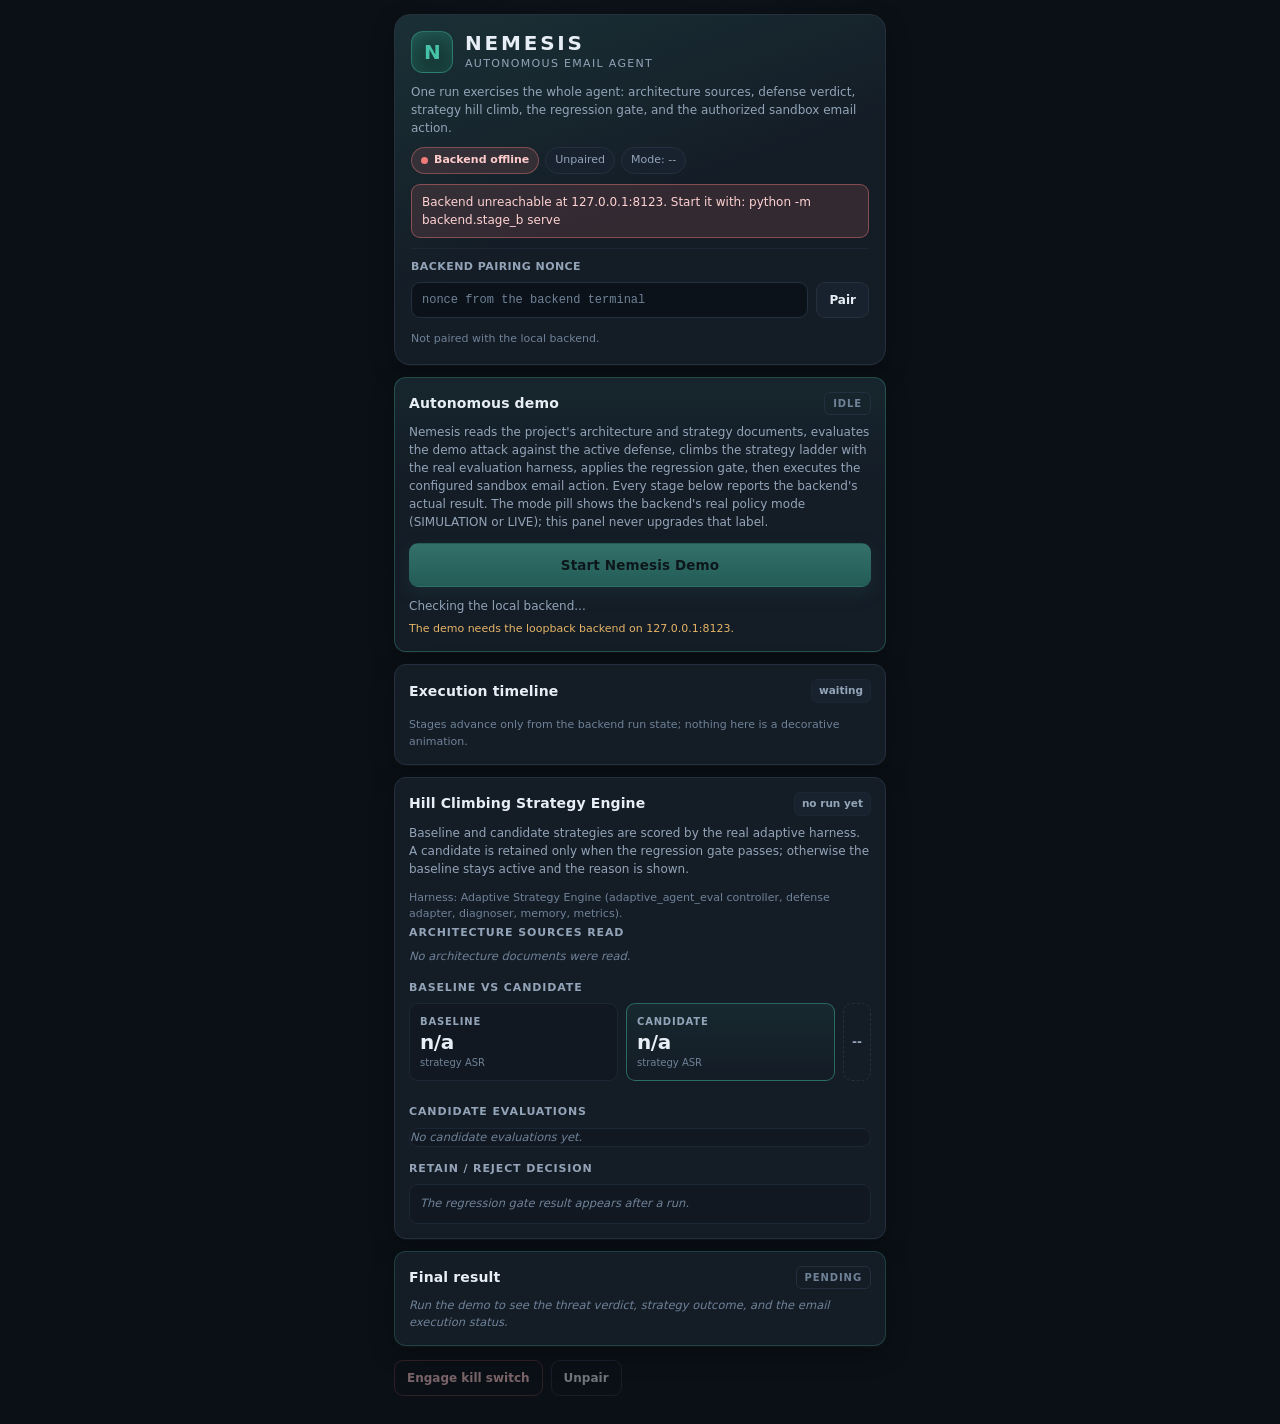
<file: extension/sidepanel.html>
<!doctype html>
<html lang="en">
  <head>
    <meta charset="utf-8" />
    <meta name="viewport" content="width=device-width, initial-scale=1" />
    <title>Nemesis - Autonomous Email Agent</title>
    <link rel="stylesheet" href="sidepanel.css" />
  </head>
  <body>
    <div class="app">
      <header class="hero">
        <div class="brand">
          <span class="brand-mark" aria-hidden="true">N</span>
          <div class="brand-text">
            <h1>NEMESIS</h1>
            <p class="brand-sub">Autonomous Email Agent</p>
          </div>
        </div>
        <p class="hero-copy">
          One run exercises the whole agent: architecture sources, defense
          verdict, strategy hill climb, the regression gate, and the authorized
          sandbox email action.
        </p>
        <div class="status-strip">
          <span id="pill-backend" class="pill">
            <span class="dot" aria-hidden="true"></span>
            <span id="pill-backend-text">Connecting</span>
          </span>
          <span id="pill-pairing" class="pill muted">Unpaired</span>
          <span id="pill-mode" class="pill muted">Mode: --</span>
        </div>
        <p id="conn-banner" class="banner" role="alert" hidden></p>
        <div class="pairing">
          <label class="pairing-label" for="nonce">Backend pairing nonce</label>
          <div class="pairing-row">
            <input
              id="nonce"
              type="password"
              placeholder="nonce from the backend terminal"
              autocomplete="off"
              spellcheck="false"
            />
            <button id="pair-btn" class="btn" type="button">Pair</button>
          </div>
          <p id="pair-status" class="micro" aria-live="polite">
            Not paired with the local backend.
          </p>
        </div>
      </header>

      <main>
        <section class="card run-card" id="run-card">
          <div class="card-head">
            <h2>Autonomous demo</h2>
            <span id="run-state-badge" class="badge idle">IDLE</span>
          </div>
          <p class="card-copy">
            Nemesis reads the project's architecture and strategy documents,
            evaluates the demo attack against the active defense, climbs the
            strategy ladder with the real evaluation harness, applies the
            regression gate, then executes the configured sandbox email action.
            Every stage below reports the backend's actual result. The mode pill
            shows the backend's real policy mode (SIMULATION or LIVE); this panel
            never upgrades that label.
          </p>
          <div class="run-actions">
            <button id="demo-run-btn" class="btn primary" type="button" disabled>
              Start Nemesis Demo
            </button>
            <button id="demo-stop-btn" class="btn ghost" type="button" hidden>
              Stop
            </button>
          </div>
          <p id="run-status-line" class="status" aria-live="polite">
            Checking the local backend...
          </p>
          <p id="run-blocker" class="micro warn" hidden></p>
        </section>

        <section class="card" id="timeline-card">
          <div class="card-head">
            <h2>Execution timeline</h2>
            <span id="timeline-state" class="chip">waiting</span>
          </div>
          <ol id="stage-list" class="timeline"></ol>
          <p id="timeline-note" class="micro">
            Stages advance only from the backend run state; nothing here is a
            decorative animation.
          </p>
        </section>

        <section class="card climber" id="hillclimb-card">
          <div class="card-head">
            <h2>Hill Climbing Strategy Engine</h2>
            <span id="climber-state" class="chip">no run yet</span>
          </div>
          <p class="card-copy">
            Baseline and candidate strategies are scored by the real adaptive
            harness. A candidate is retained only when the regression gate
            passes; otherwise the baseline stays active and the reason is shown.
          </p>
          <p class="micro">
            Harness: Adaptive Strategy Engine (adaptive_agent_eval controller,
            defense adapter, diagnoser, memory, metrics).
          </p>

          <h3>Architecture sources read</h3>
          <ul id="doc-list" class="doc-list">
            <li class="empty">Documents appear here after a run.</li>
          </ul>

          <h3>Baseline vs candidate</h3>
          <div class="compare" id="compare">
            <div class="compare-col">
              <span class="compare-k">Baseline</span>
              <strong id="cmp-base-asr">--</strong>
              <span class="compare-sub">strategy ASR</span>
            </div>
            <div class="compare-col candidate">
              <span class="compare-k">Candidate</span>
              <strong id="cmp-cand-asr">--</strong>
              <span class="compare-sub">strategy ASR</span>
            </div>
            <div class="compare-delta" id="cmp-delta">--</div>
          </div>

          <div id="metric-grid" class="metrics"></div>

          <div id="adaptive-engine-box" hidden>
            <h3>Active strategy</h3>
            <div id="adaptive-engine" class="metrics"></div>
          </div>

          <h3>Candidate evaluations</h3>
          <div id="adaptive-loops-box">
            <div id="adaptive-loops" class="loops">
              <p class="empty">No candidate evaluations yet.</p>
            </div>
          </div>

          <h3>Retain / reject decision</h3>
          <div id="adaptive-activity-box">
            <div id="adaptive-activity" class="decision">
              <p class="empty">The regression gate result appears after a run.</p>
            </div>
          </div>
          <p id="adaptive-status-line" class="status" aria-live="polite" hidden></p>
        </section>

        <section class="card result-card" id="results-card">
          <div class="card-head">
            <h2>Final result</h2>
            <span id="result-badge" class="badge idle">PENDING</span>
          </div>
          <div id="result-body" class="result-body">
            <p class="empty">
              Run the demo to see the threat verdict, strategy outcome, and the
              email execution status.
            </p>
          </div>
        </section>
      </main>

      <footer class="footer">
        <button id="killswitch-btn" class="btn ghost danger" type="button" disabled>
          Engage kill switch
        </button>
        <button id="reset-btn" class="btn ghost" type="button" disabled>
          Unpair
        </button>
        <p id="footer-status" class="micro" aria-live="polite"></p>
      </footer>
    </div>
    <script src="sidepanel.js"></script>
  </body>
</html>
</file>
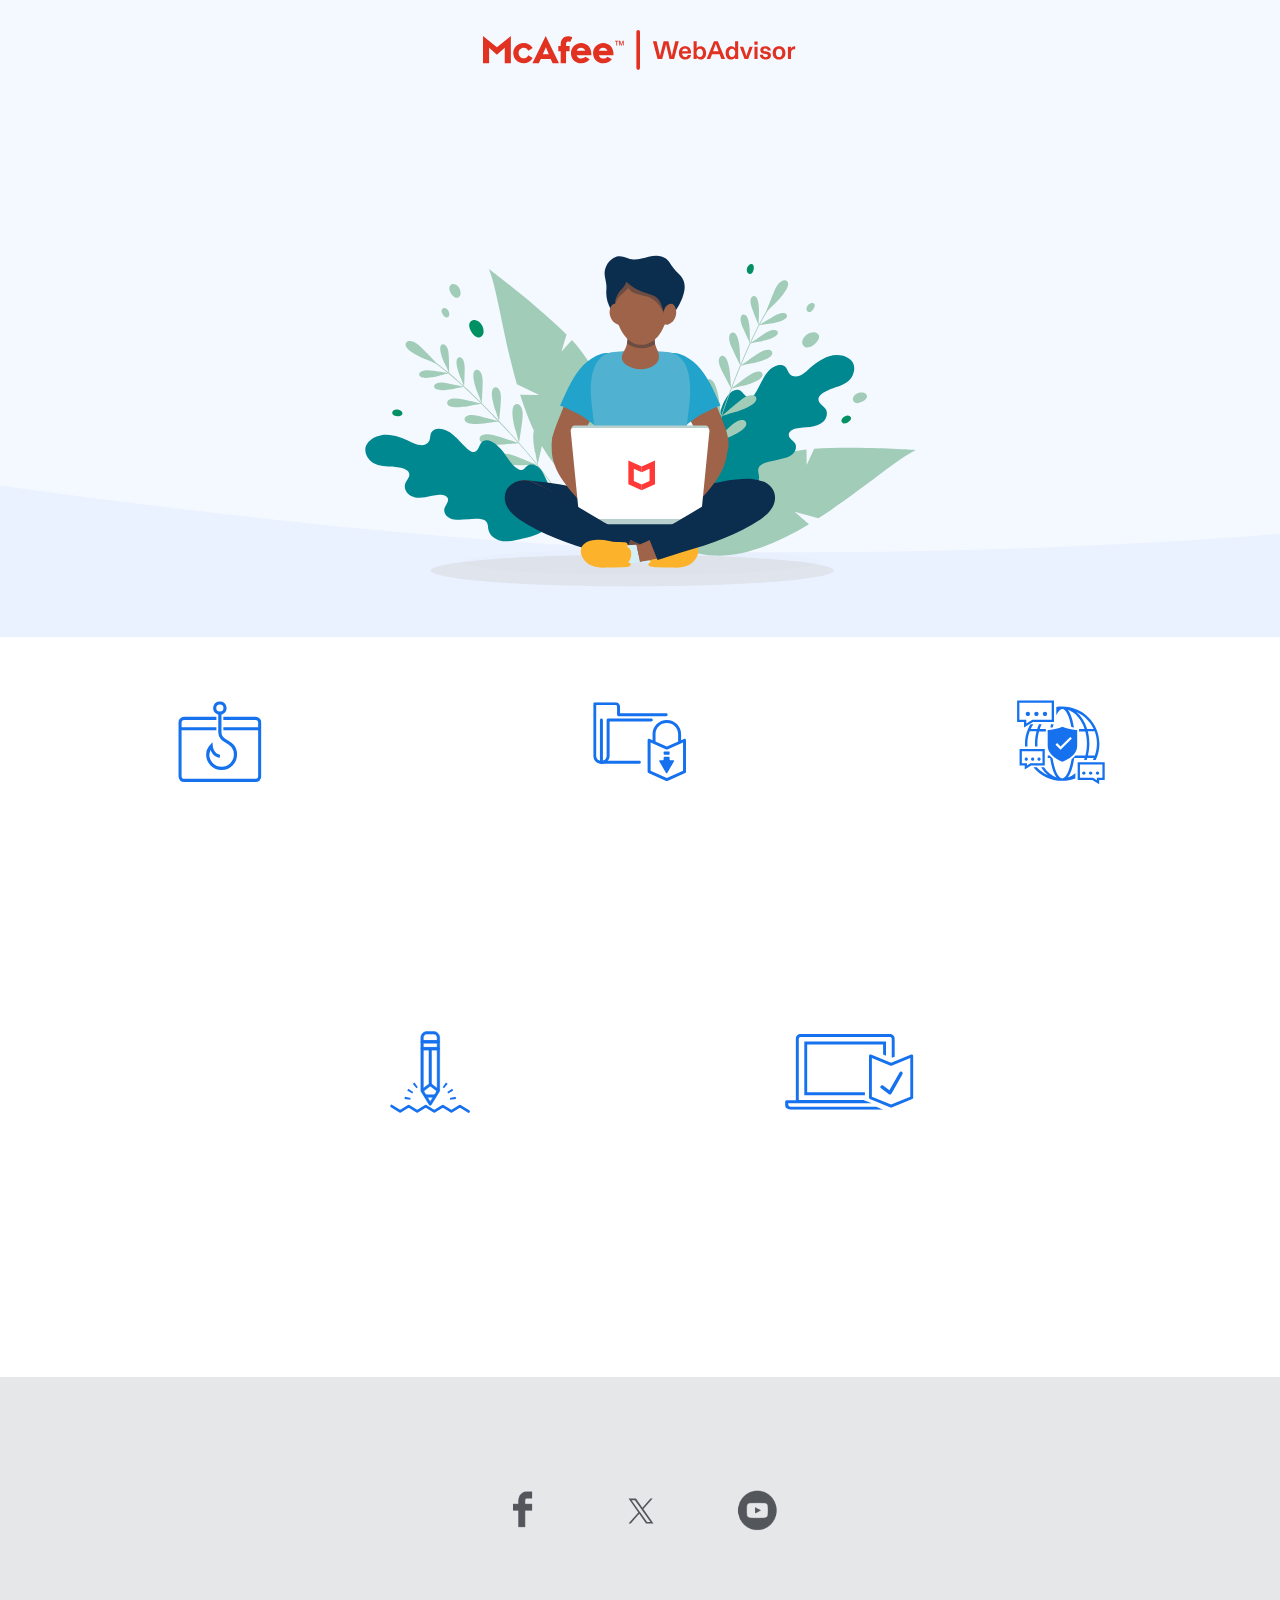
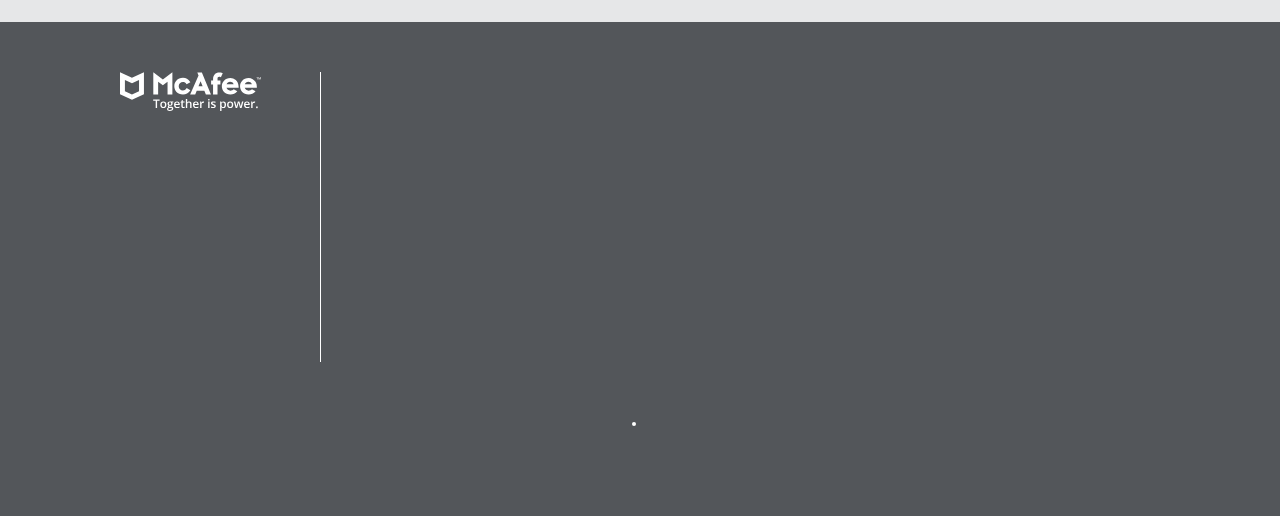
<file: results/chrome-acceptance-profile/Default/Extensions/fheoggkfdfchfphceeifdbepaooicaho/8.2.0.1353_0/html/how_it_works.html>
<!doctype html><html><head><title id="howitworks_page_title" x-mclocalizedtext="true"></title><meta http-equiv="Content-Type" content="text/html; charset=UTF-8"/><meta name="viewport" content="initial-scale=1,maximum-scale=1"/><script defer="defer" src="../vendors.js"></script><script defer="defer" src="../wa-common.js"></script><script defer="defer" src="../how_it_works.js"></script><link href=".././css/how_it_works.css" rel="stylesheet"></head><body><div class="main-container"><div class="main-background"><img class="bg-webadvisor" src="../images/web_advisor/mcafee_webadvisor_logo.svg"/><div id="howitworks_title" class="bg-title" x-mclocalizedtext="true"></div><div id="howitworks_description" class="bg-description" x-mclocalizedtext="true"></div><img class="bg-human" src="../images/how_it_works/background-human.svg"/> <img class="bg-bottom" src="../images/how_it_works/background-bottom.svg"/></div><div class="card-container"><div class="card"><div class="icon"><img src="../images/how_it_works/phishing.svg"/></div><div class="title" id="howitworks_phishing_title" x-mclocalizedtext="true"></div><div class="description" id="howitworks_phishing_description" x-mclocalizedtext="true"></div></div><div class="card"><div class="icon"><img src="../images/how_it_works/saferdownloads.svg"/></div><div class="title" id="howitworks_download_title" x-mclocalizedtext="true"></div><div class="description" id="howitworks_download_description" x-mclocalizedtext="true"></div></div><div class="card"><div class="icon"><img src="../images/how_it_works/socialmedia.svg"/></div><div class="title" id="howitworks_social_title" x-mclocalizedtext="true"></div><div class="description" id="howitworks_social_description" x-mclocalizedtext="true"></div></div><div class="card"><div class="icon"><img src="../images/how_it_works/urlhijacking.svg"/></div><div class="title" id="howitworks_url_title" x-mclocalizedtext="true"></div><div class="description" id="howitworks_url_description" x-mclocalizedtext="true"></div></div><div class="card"><div class="icon"><img src="../images/how_it_works/securityalerts.svg"/></div><div class="title" id="howitworks_tech_scam" x-mclocalizedtext="true"></div><div class="description" id="howitworks_tech_scam_description" x-mclocalizedtext="true"></div></div></div><div class="star-message" id="howitworks_star_message" x-mclocalizedtext="true"></div></div><footer><div class="connect"><div class="title" id="howitworks_lets_connect" x-mclocalizedtext="true"></div><div class="subtitle" id="howitworks_share" x-mclocalizedtext="true"></div><div class="icons"><a class="social" href="https://www.facebook.com/McAfee"><img src="../images/how_it_works/facebook.svg"/></a><a class="social" href="https://twitter.com/McAfee"><img src="../images/how_it_works/twitter.svg"/></a><a class="social" href="https://www.youtube.com/user/mcafee4consumers"><img src="../images/how_it_works/youtube.svg"/></a></div></div><div class="more-details"><div class="more"><div class="container"><div class="left"><img class="logo-white" src="../images/web_advisor/mcafee_slogan_white.svg"/><div class="address" id="howitworks_address" x-mclocalizedtext="true"></div></div><div class="right"><div class="column-links"><a class="title" id="howitworks_products" x-mclocalizedtext="true" href="https://www.mcafee.com/en-us/consumer-products.html"></a> <a class="item" id="howitworks_products_totalprotection" x-mclocalizedtext="true" href="https://www.mcafee.com/en-us/antivirus/mcafee-total-protection.html"></a> <a class="item" id="howitworks_products_livesafe" x-mclocalizedtext="true" href="https://www.mcafee.com/en-us/antivirus/mcafee-livesafe.html"></a> <a class="item" id="howitworks_products_identity" x-mclocalizedtext="true" href="https://www.mcafee.com/consumer/en-us/microsite/identity-protection/overview.html"></a></div><div class="column-links"><a class="title" id="howitworks_support" x-mclocalizedtext="true" href="https://mcafee.com/support/"></a> <a class="item" id="howitworks_support_consumer" x-mclocalizedtext="true" href="https://mcafee.com/support/"></a></div><div class="column-links"><a class="title" id="howitworks_about" x-mclocalizedtext="true" href="https://www.mcafee.com/enterprise/en-us/global-contact-us.html"></a> <a class="item" id="howitworks_about_mcafee" x-mclocalizedtext="true" href="https://www.mcafee.com/enterprise/en-us/global-contact-us.html"></a> <a class="item" id="howitworks_about_careers" x-mclocalizedtext="true" href="http://careers.mcafee.com/"></a> <a class="item" id="howitworks_about_contact" x-mclocalizedtext="true" href="https://www.mcafee.com/enterprise/en-us/global-contact-us.html"></a> <a class="item" id="howitworks_about_map" x-mclocalizedtext="true" href="https://home.mcafee.com/sitemap?culture=en-us"></a> <a class="item" id="howitworks_about_legal" x-mclocalizedtext="true" href="https://www.mcafee.com/consumer/en-us/policy/global/legal.html"></a> <a class="item" id="howitworks_about_req" x-mclocalizedtext="true" href="https://www.mcafee.com/en-us/consumer-support/help/system-requirement.html"></a></div></div></div></div><div class="legal"><div class="container"><li id="howitworks_legal"></li><div class="trademark" id="howitworks_refund_trademark"></div></div></div></div></footer></body></html>
</file>
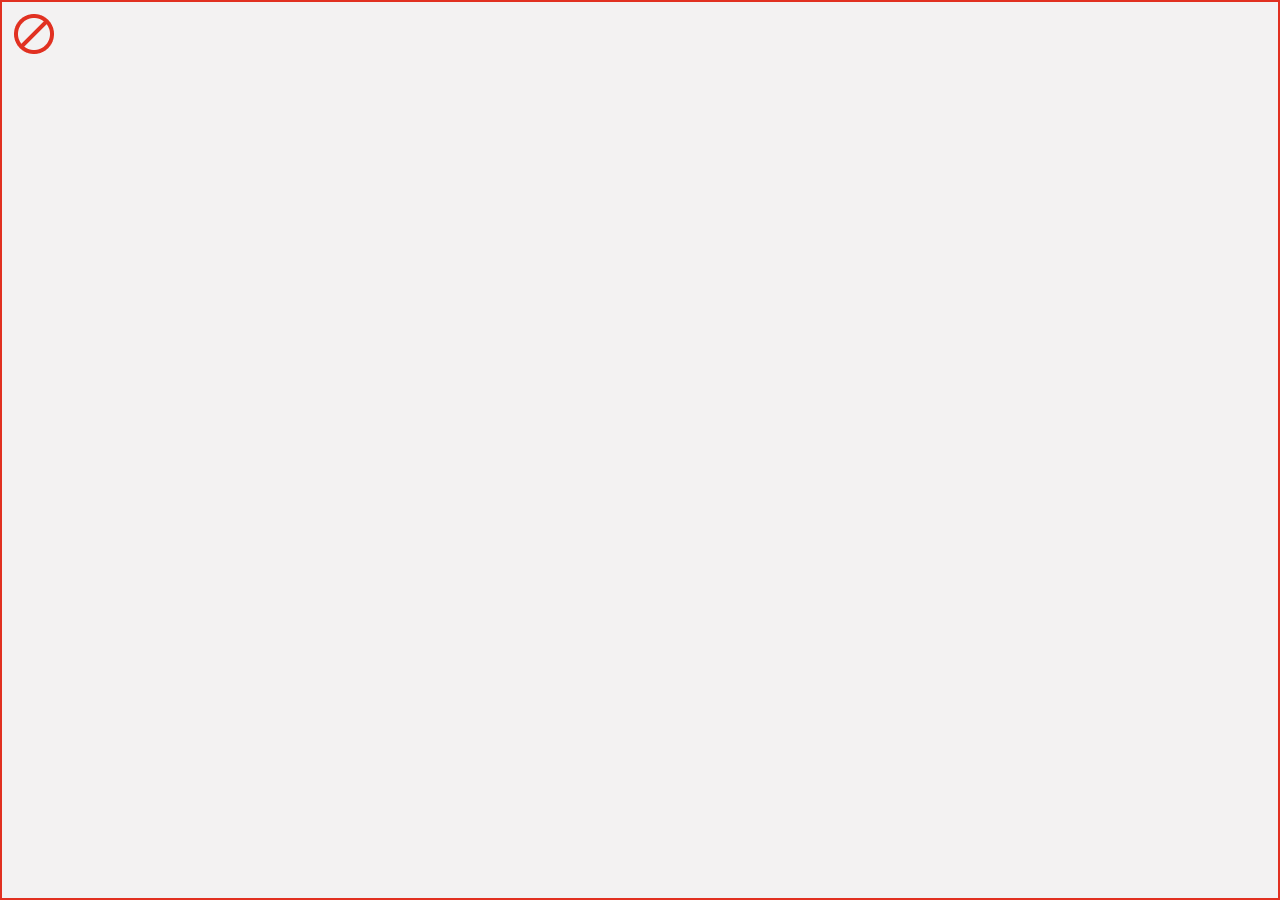
<file: results/chrome-acceptance-profile/Default/Extensions/fheoggkfdfchfphceeifdbepaooicaho/8.2.0.1353_0/html/iframe_block_page.html>
<!doctype html><html lang="en"><head><meta http-equiv="Content-Type" content="text/html; charset=UTF-8"/><meta name="viewport" content="initial-scale=1,maximum-scale=1"/><script defer="defer" src="../wa-common.js"></script><script defer="defer" src="../iframe_block_page.js"></script><link href=".././css/iframe_block_page.css" rel="stylesheet"></head><body><div class="iframe-block"><img src="../images/iframe/block.png" alt="blocked icon"></div></body></html>
</file>
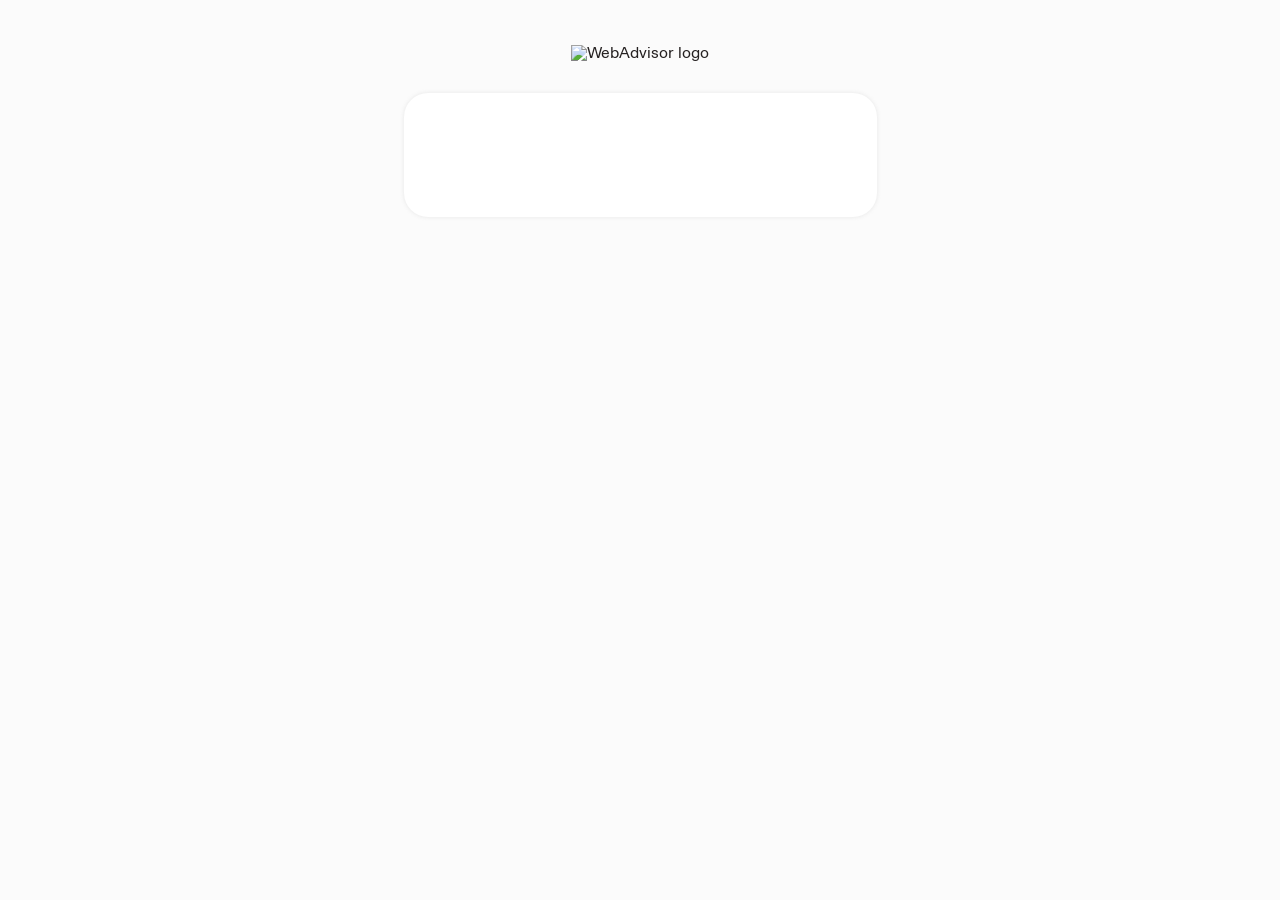
<file: results/chrome-acceptance-profile/Default/Extensions/fheoggkfdfchfphceeifdbepaooicaho/8.2.0.1353_0/html/nps_survey.html>
<!doctype html><html><head><title id="settings_page_title" x-mclocalizedtext="true"></title><meta http-equiv="Content-Type" content="text/html; charset=UTF-8"/><meta name="viewport" content="initial-scale=1,maximum-scale=1"/><script defer="defer" src="../vendors.js"></script><script defer="defer" src="../wa-common.js"></script><script defer="defer" src="../nps_survey.js"></script><link href=".././css/nps_survey.css" rel="stylesheet"></head><body><div class="main-container"><div class="main-container__header"><img id="nps-header-logo" alt="WebAdvisor logo"/></div><div class="main-container__nps"><section id="content-section"><p id="nps_title" class="nps_title" x-mclocalizedtext="true"></p><p class="nps_subtitle" id="nps_subtitle" x-mclocalizedtext="true"></p><div class="nps_rating"><div class="nps_rating__labels"><span class="nps_rating__label" id="nps_rating_label_1" x-mclocalizedtext="true"></span> <span class="nps_rating__label" id="nps_rating_label_2" x-mclocalizedtext="true"></span> <span class="nps_rating__label" id="nps_rating_label_3" x-mclocalizedtext="true"></span></div><div class="nps_rating__inputs"></div></div><div class="nps_divider"></div><div class="nps_feedback"><div class="nps_feedback__comment"><textarea id="nps_feedback__comment_textarea" class="nps_feedback__comment__textarea" placeholder="Type here" maxlength="200"></textarea><div class="nps_feedback__comment__charcount"><span id="nps_feedback__comment_textarea_charcount">0</span>/200</div><label for="nps_feedback__comment_textarea" class="nps_feedback__comment__label" id="nps_feedback__comment__label"></label></div><div class="nps_feedback__form"><div class="nps_feedback__form__info"><p class="nps_feedback__form__question" id="nps_feedback__form__question"></p><p class="nps_feedback__form__description" id="nps_feedback__form__description" x-mclocalizedtext="true"></p></div><div class="nps_feedback__form__inputs"><img x-mcsrc src="../images/nps/email_icon.svg" alt="email icon" class="nps_feedback__form__inputs__icon--email"/> <input type="email" id="nps_feedback__form__email" class="nps_feedback__form__inputs--email" placeholder="Email"/> <label for="nps_feedback__form__email" id="nps_feedback__form__email_label" x-mclocalizedtext="true"></label></div><div class="nps_feedback__form__inputs"><img x-mcsrc src="../images/nps/phone_icon.svg" alt="phone icon" class="nps_feedback__form__inputs__icon--phone"/> <input type="tel" id="nps_feedback__form__phone" class="nps_feedback__form__inputs--phone" placeholder="1 900 900 9090"/> <label for="nps_feedback__form__phone" id="nps_feedback__form__phone_label" x-mclocalizedtext="true"></label></div><p class="nps_feedback__form__acknowledgment" id="nps_feedback__form__acknowledgment"></p></div></div><div class="nps_rate_review"><img x-mcsrc src="../images/nps/rate_review.svg" alt="Rate and review image" class="nps_rate_review__img"/><p class="nps_rate_review__message" id="nps_rate_review__message" x-mclocalizedtext="true"></p></div><div class="nps_btns"><button id="nps_btns__btn__submit" class="nps_btns--submit" x-mclocalizedtext="true"></button> <button id="nps_btns__btn__ratereview" class="nps_btns--ratereview" x-mclocalizedtext="true"></button></div></section><section id="thank_you"><img x-mcsrc src="../images/nps/thank_you.svg" alt="Thank you icon" class="nps_thank_you__icon"/><div class="nps_thank_you"><p class="nps_thank_you__message_title" id="nps_thank_you__message_title" x-mclocalizedtext="true"></p><p class="nps_thank_you__message_subtitle" id="nps_thank_you__message_subtitle" x-mclocalizedtext="true"></p></div></section></div></div></body></html>
</file>
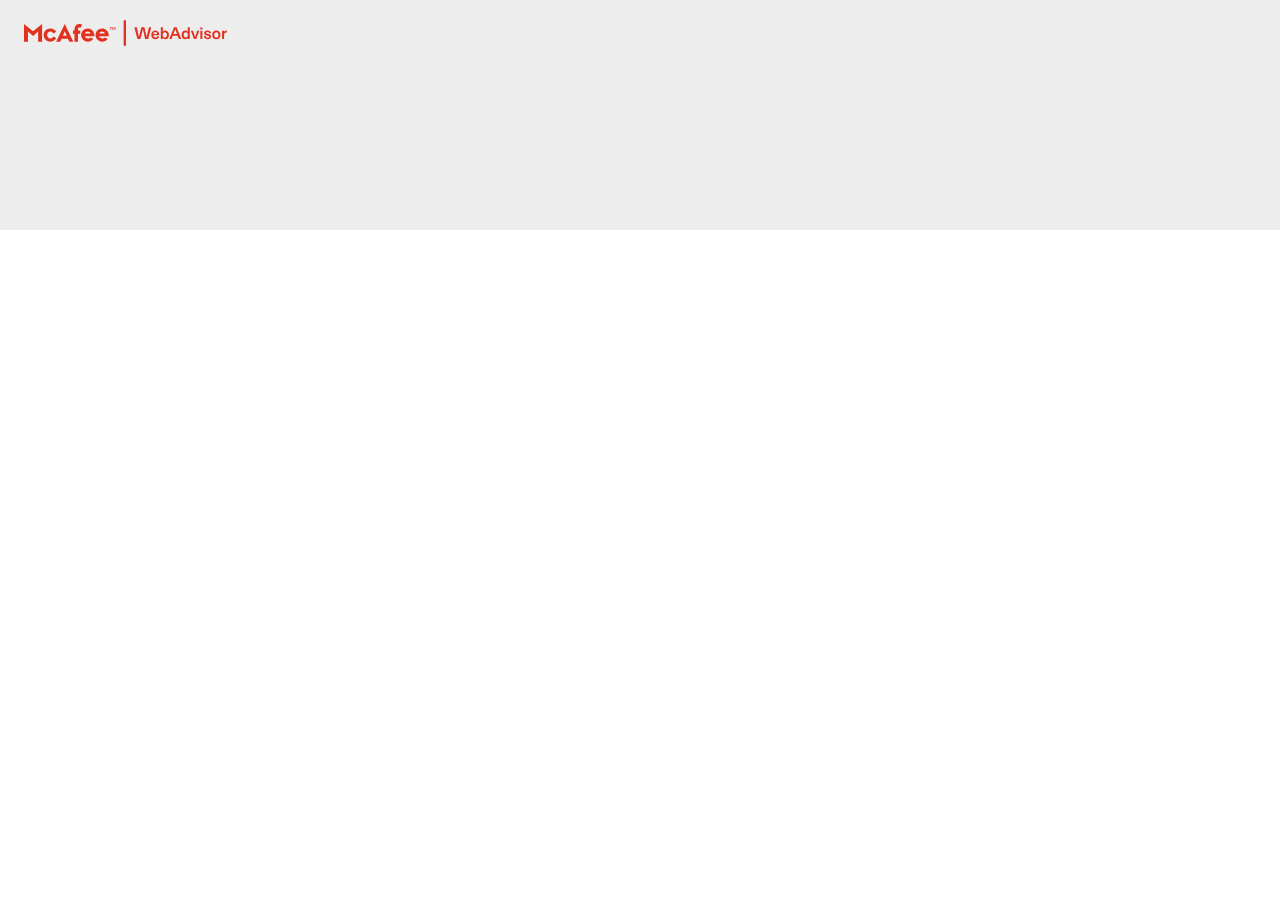
<file: results/chrome-acceptance-profile/Default/Extensions/fheoggkfdfchfphceeifdbepaooicaho/8.2.0.1353_0/html/settings.html>
<!doctype html><html><head><title id="settings_page_title" x-mclocalizedtext="true"></title><meta http-equiv="Content-Type" content="text/html; charset=UTF-8"/><meta name="viewport" content="initial-scale=1,maximum-scale=1"/><script defer="defer" src="../vendors.js"></script><script defer="defer" src="../wa-common.js"></script><script defer="defer" src="../settings.js"></script><link href=".././css/settings.css" rel="stylesheet"></head><body><header><div class="header__top"><img src="../images/web_advisor/mcafee_webadvisor_logo.svg" alt="WebAdvisor logo"/></div><div class="header__middle" tabindex="0"><div id="settings_title" class="header__middle__title" x-mclocalizedtext="true"></div><div id="settings_subtitle" class="header__middle__subtitle" x-mclocalizedtext="true"></div></div><div class="header__bottom"><ul class="tabs" role="tablist" aria-orientation="vertical"><li class="tabs__slider"></li></ul></div></header><div class="main"><div id="main_container" class="main__container" tabindex="0"></div></div></body></html>
</file>
<file: extension/sidepanel.css>
/* NEMESIS side panel — autonomous-agent dashboard.
   Sized for the Chrome side panel (320–480 px) and readable when the panel is
   widened. Single column, restrained palette, no framework. */

:root {
  color-scheme: dark;
  --bg: #0b1016;
  --bg-soft: #111821;
  --card: #141c26;
  --card-2: #18222e;
  --line: #24303f;
  --line-soft: #1c2735;
  --text: #e8eef5;
  --muted: #93a4b8;
  --faint: #6f8298;
  --accent: #46c2a8;
  --accent-soft: rgba(70, 194, 168, 0.14);
  --accent-line: rgba(70, 194, 168, 0.45);
  --warn: #e5b567;
  --warn-soft: rgba(229, 181, 103, 0.14);
  --danger: #ef7a7a;
  --danger-soft: rgba(239, 122, 122, 0.14);
  --info: #7fb0e8;
  --radius: 12px;
  --shadow: 0 1px 0 rgba(255, 255, 255, 0.03), 0 8px 24px rgba(0, 0, 0, 0.28);
}

* {
  box-sizing: border-box;
}

html,
body {
  margin: 0;
  padding: 0;
}

body {
  background: radial-gradient(1200px 400px at 50% -220px, #16303a 0%, var(--bg) 60%);
  color: var(--text);
  font: 13px/1.5 "Segoe UI", system-ui, -apple-system, "Helvetica Neue", Arial, sans-serif;
  -webkit-font-smoothing: antialiased;
}

.app {
  display: flex;
  flex-direction: column;
  gap: 12px;
  padding: 14px 14px 20px;
  max-width: 520px;
  margin: 0 auto;
}

/* ---------------------------------------------------------------- header -- */

.hero {
  display: flex;
  flex-direction: column;
  gap: 10px;
  padding: 16px;
  border: 1px solid var(--line);
  border-radius: 16px;
  background:
    linear-gradient(160deg, rgba(70, 194, 168, 0.12), rgba(11, 16, 22, 0) 55%),
    var(--card);
  box-shadow: var(--shadow);
}

.brand {
  display: flex;
  align-items: center;
  gap: 12px;
}

.brand-mark {
  display: grid;
  place-items: center;
  width: 42px;
  height: 42px;
  border-radius: 12px;
  border: 1px solid var(--accent-line);
  background: linear-gradient(160deg, #1d4a47, #12302f);
  color: var(--accent);
  font-size: 20px;
  font-weight: 700;
  letter-spacing: -0.04em;
  box-shadow: inset 0 0 18px rgba(70, 194, 168, 0.18);
}

.brand-text h1 {
  margin: 0;
  font-size: 20px;
  line-height: 1.1;
  letter-spacing: 0.14em;
  font-weight: 700;
}

.brand-sub {
  margin: 2px 0 0;
  color: var(--muted);
  font-size: 11px;
  letter-spacing: 0.12em;
  text-transform: uppercase;
}

.hero-copy {
  margin: 0;
  color: var(--muted);
  font-size: 12px;
}

.status-strip {
  display: flex;
  flex-wrap: wrap;
  gap: 6px;
}

.pill {
  display: inline-flex;
  align-items: center;
  gap: 6px;
  padding: 4px 9px;
  border: 1px solid var(--line);
  border-radius: 999px;
  background: var(--card-2);
  font-size: 11px;
  font-weight: 600;
  color: var(--text);
  white-space: nowrap;
}

.pill .dot {
  width: 7px;
  height: 7px;
  border-radius: 50%;
  background: var(--faint);
}

.pill.online {
  border-color: var(--accent-line);
  background: var(--accent-soft);
  color: #b9efe5;
}

.pill.online .dot {
  background: var(--accent);
  box-shadow: 0 0 8px var(--accent);
}

.pill.offline {
  border-color: rgba(239, 122, 122, 0.4);
  background: var(--danger-soft);
  color: #ffcccc;
}

.pill.offline .dot {
  background: var(--danger);
}

.pill.live {
  border-color: rgba(229, 181, 103, 0.5);
  background: var(--warn-soft);
  color: #ffe3b3;
}

.pill.muted {
  color: var(--muted);
  font-weight: 500;
}

.banner[hidden] {
  display: none;
}

.banner {
  margin: 0;
  padding: 8px 10px;
  border-radius: 9px;
  border: 1px solid var(--line);
  background: var(--card-2);
  font-size: 12px;
  color: var(--muted);
}

.banner.err {
  border-color: rgba(239, 122, 122, 0.45);
  background: var(--danger-soft);
  color: #ffd2d2;
}

.banner.ok {
  border-color: var(--accent-line);
  background: var(--accent-soft);
  color: #b9efe5;
}

/* --------------------------------------------------------------- pairing -- */

.pairing[hidden] {
  display: none;
}

.pairing {
  border-top: 1px solid var(--line-soft);
  padding-top: 10px;
  display: flex;
  flex-direction: column;
  gap: 7px;
}

.pairing-label {
  color: var(--muted);
  font-size: 11px;
  font-weight: 600;
  letter-spacing: 0.04em;
  text-transform: uppercase;
}

.pairing-row {
  display: flex;
  gap: 8px;
}

.pairing-row input {
  flex: 1 1 auto;
  min-width: 0;
  padding: 8px 10px;
  border-radius: 9px;
  border: 1px solid var(--line);
  background: #0b1219;
  color: var(--text);
  font-family: ui-monospace, SFMono-Regular, Consolas, monospace;
  font-size: 12px;
}

.pairing-row input::placeholder {
  color: var(--faint);
}

.pairing-row input:focus,
.btn:focus-visible {
  outline: 2px solid var(--accent-line);
  outline-offset: 1px;
}

/* ---------------------------------------------------------------- cards --- */

main {
  display: flex;
  flex-direction: column;
  gap: 12px;
}

.card {
  border: 1px solid var(--line);
  border-radius: var(--radius);
  background: var(--card);
  padding: 14px;
  box-shadow: var(--shadow);
}

.card-head {
  display: flex;
  align-items: center;
  justify-content: space-between;
  gap: 10px;
  margin-bottom: 8px;
}

.card h2 {
  margin: 0;
  font-size: 14px;
  font-weight: 650;
  letter-spacing: 0.01em;
}

.card h3 {
  margin: 14px 0 7px;
  font-size: 11px;
  font-weight: 650;
  letter-spacing: 0.08em;
  text-transform: uppercase;
  color: var(--muted);
}

.card-copy {
  margin: 0 0 12px;
  color: var(--muted);
  font-size: 12px;
}

.badge {
  display: inline-flex;
  align-items: center;
  padding: 3px 8px;
  border-radius: 6px;
  border: 1px solid var(--line);
  font-size: 10px;
  font-weight: 700;
  letter-spacing: 0.09em;
  text-transform: uppercase;
  color: var(--muted);
  white-space: nowrap;
}

.badge.idle {
  color: var(--faint);
}

.badge.running {
  border-color: var(--accent-line);
  background: var(--accent-soft);
  color: var(--accent);
}

.badge.completed {
  border-color: var(--accent-line);
  background: var(--accent-soft);
  color: #b9efe5;
}

.badge.failed {
  border-color: rgba(239, 122, 122, 0.5);
  background: var(--danger-soft);
  color: #ffc9c9;
}

.badge.stopped {
  border-color: rgba(229, 181, 103, 0.5);
  background: var(--warn-soft);
  color: #ffe3b3;
}

.chip {
  display: inline-flex;
  align-items: center;
  padding: 3px 7px;
  border-radius: 6px;
  background: var(--card-2);
  border: 1px solid var(--line-soft);
  color: var(--muted);
  font-size: 10.5px;
  font-weight: 600;
  white-space: nowrap;
}

/* -------------------------------------------------------------- run card -- */

.run-card {
  border-color: rgba(70, 194, 168, 0.28);
  background:
    linear-gradient(180deg, rgba(70, 194, 168, 0.06), rgba(0, 0, 0, 0) 40%),
    var(--card);
}

.run-actions {
  display: flex;
  gap: 8px;
  align-items: stretch;
}

.btn {
  appearance: none;
  cursor: pointer;
  padding: 8px 12px;
  border-radius: 9px;
  border: 1px solid var(--line);
  background: var(--card-2);
  color: var(--text);
  font: inherit;
  font-size: 12px;
  font-weight: 600;
  transition: background 0.15s ease, border-color 0.15s ease, transform 0.05s ease;
}

.btn:hover:not(:disabled) {
  border-color: #36485c;
  background: #1d2937;
}

.btn:active:not(:disabled) {
  transform: translateY(1px);
}

.btn:disabled {
  cursor: not-allowed;
  opacity: 0.45;
}

.btn.primary {
  flex: 1 1 auto;
  padding: 11px 14px;
  font-size: 13.5px;
  font-weight: 700;
  letter-spacing: 0.01em;
  color: #05130f;
  border-color: transparent;
  background: linear-gradient(180deg, #5ad6bb, #37ab93);
  box-shadow: 0 6px 18px rgba(70, 194, 168, 0.22);
}

.btn.primary:hover:not(:disabled) {
  background: linear-gradient(180deg, #6de0c6, #3fbba1);
}

.btn.ghost {
  background: transparent;
}

.btn.danger {
  color: #ffc9c9;
  border-color: rgba(239, 122, 122, 0.35);
}

.btn.danger:hover:not(:disabled) {
  background: var(--danger-soft);
}

.status {
  margin: 10px 0 0;
  font-size: 12px;
  color: var(--muted);
}

.status.ok {
  color: #a9e8dc;
}

.status.err {
  color: #ffc9c9;
}

.micro {
  margin: 6px 0 0;
  font-size: 11px;
  color: var(--faint);
  overflow-wrap: anywhere;
}

.micro.warn {
  color: var(--warn);
}

.empty {
  margin: 0;
  color: var(--faint);
  font-size: 11.5px;
  font-style: italic;
}

/* -------------------------------------------------------------- timeline -- */

.timeline {
  list-style: none;
  margin: 4px 0 0;
  padding: 0;
  display: flex;
  flex-direction: column;
  gap: 0;
}

.stage {
  position: relative;
  display: grid;
  grid-template-columns: 22px 1fr auto;
  gap: 9px;
  padding: 7px 0;
}

.stage + .stage {
  border-top: 1px dashed var(--line-soft);
}

.stage-dot {
  position: relative;
  display: grid;
  place-items: center;
  width: 20px;
  height: 20px;
  border-radius: 50%;
  border: 1px solid var(--line);
  background: var(--bg-soft);
  color: var(--faint);
  font-size: 10px;
  font-weight: 700;
  margin-top: 1px;
}

.stage-body {
  min-width: 0;
  display: flex;
  flex-direction: column;
  gap: 1px;
}

.stage-label {
  font-size: 12px;
  font-weight: 600;
  color: var(--text);
}

.stage-detail {
  font-size: 11px;
  color: var(--muted);
  overflow-wrap: anywhere;
}

.stage-time {
  font-size: 10px;
  color: var(--faint);
  font-variant-numeric: tabular-nums;
  white-space: nowrap;
  margin-top: 2px;
}

.stage.running .stage-dot {
  border-color: var(--accent);
  color: var(--accent);
  box-shadow: 0 0 0 3px rgba(70, 194, 168, 0.12);
  animation: pulse 1.4s ease-in-out infinite;
}

.stage.running .stage-label {
  color: #d7fff7;
}

.stage.done .stage-dot {
  border-color: var(--accent-line);
  background: var(--accent-soft);
  color: var(--accent);
}

.stage.failed .stage-dot {
  border-color: rgba(239, 122, 122, 0.5);
  background: var(--danger-soft);
  color: var(--danger);
}

.stage.failed .stage-label {
  color: #ffc9c9;
}

.stage.skipped {
  opacity: 0.6;
}

.stage.skipped .stage-label {
  color: var(--muted);
}

@keyframes pulse {
  0%,
  100% {
    box-shadow: 0 0 0 2px rgba(70, 194, 168, 0.1);
  }
  50% {
    box-shadow: 0 0 0 5px rgba(70, 194, 168, 0.04);
  }
}

@media (prefers-reduced-motion: reduce) {
  .stage.running .stage-dot {
    animation: none;
  }
}

/* --------------------------------------------------------------- climber -- */

.climber h3:first-of-type {
  margin-top: 2px;
}

.doc-list {
  list-style: none;
  margin: 0;
  padding: 0;
  display: flex;
  flex-direction: column;
  gap: 5px;
}

.doc {
  display: flex;
  flex-direction: column;
  gap: 1px;
  padding: 7px 9px;
  border: 1px solid var(--line-soft);
  border-radius: 8px;
  background: var(--bg-soft);
}

.doc-name {
  font-family: ui-monospace, SFMono-Regular, Consolas, monospace;
  font-size: 11.5px;
  color: #cfe6ff;
  overflow-wrap: anywhere;
}

.doc-meta {
  font-size: 10.5px;
  color: var(--faint);
}

.compare {
  display: grid;
  grid-template-columns: 1fr 1fr auto;
  gap: 8px;
  align-items: stretch;
}

.compare-col {
  display: flex;
  flex-direction: column;
  gap: 1px;
  padding: 10px;
  border: 1px solid var(--line-soft);
  border-radius: 9px;
  background: var(--bg-soft);
  min-width: 0;
}

.compare-col.candidate {
  border-color: var(--accent-line);
  background: linear-gradient(180deg, rgba(70, 194, 168, 0.08), transparent);
}

.compare-k {
  font-size: 10px;
  font-weight: 650;
  letter-spacing: 0.08em;
  text-transform: uppercase;
  color: var(--muted);
}

.compare-col strong {
  font-size: 20px;
  line-height: 1.2;
  font-variant-numeric: tabular-nums;
  letter-spacing: -0.02em;
}

.compare-sub {
  font-size: 10px;
  color: var(--faint);
}

.compare-delta {
  display: grid;
  place-items: center;
  padding: 0 8px;
  border-radius: 9px;
  border: 1px dashed var(--line);
  font-size: 12px;
  font-weight: 700;
  font-variant-numeric: tabular-nums;
  color: var(--muted);
  white-space: nowrap;
}

.compare-delta.up {
  border-color: var(--accent-line);
  color: var(--accent);
}

.compare-delta.down {
  border-color: rgba(239, 122, 122, 0.45);
  color: var(--danger);
}

.metrics {
  display: grid;
  grid-template-columns: repeat(2, minmax(0, 1fr));
  gap: 6px;
  margin-top: 9px;
}

.metric {
  display: flex;
  flex-direction: column;
  gap: 1px;
  padding: 8px 9px;
  border: 1px solid var(--line-soft);
  border-radius: 8px;
  background: var(--bg-soft);
  min-width: 0;
}

.metric-k {
  font-size: 9.5px;
  font-weight: 650;
  letter-spacing: 0.07em;
  text-transform: uppercase;
  color: var(--muted);
}

.metric-v {
  font-size: 14px;
  font-weight: 650;
  font-variant-numeric: tabular-nums;
}

.metric-sub {
  font-size: 10px;
  color: var(--faint);
  overflow-wrap: anywhere;
}

.loops {
  border: 1px solid var(--line-soft);
  border-radius: 9px;
  overflow: hidden;
  background: var(--bg-soft);
}

.iter-table {
  width: 100%;
  border-collapse: collapse;
  font-size: 10.5px;
}

.iter-table th {
  text-align: left;
  padding: 6px 7px;
  font-size: 9px;
  letter-spacing: 0.06em;
  text-transform: uppercase;
  color: var(--muted);
  background: #0f1620;
  border-bottom: 1px solid var(--line);
  font-weight: 650;
}

.iter-table td {
  padding: 6px 7px;
  border-bottom: 1px solid var(--line-soft);
  color: var(--text);
  font-variant-numeric: tabular-nums;
  vertical-align: top;
}

.iter-table tr:last-child td {
  border-bottom: 0;
}

.iter-table .ladder {
  color: var(--muted);
  font-family: ui-monospace, SFMono-Regular, Consolas, monospace;
  font-size: 9.5px;
  max-width: 132px;
  overflow-wrap: anywhere;
}

.decision {
  padding: 10px;
  border: 1px solid var(--line-soft);
  border-radius: 9px;
  background: var(--bg-soft);
}

.decision.retained {
  border-color: var(--accent-line);
  background: var(--accent-soft);
}

.decision.rejected {
  border-color: rgba(239, 122, 122, 0.4);
  background: var(--danger-soft);
}

.decision-head {
  display: flex;
  align-items: center;
  gap: 7px;
  font-size: 12px;
  font-weight: 700;
}

.decision-head .dot {
  width: 8px;
  height: 8px;
  border-radius: 50%;
  background: var(--muted);
}

.decision.retained .decision-head .dot {
  background: var(--accent);
}

.decision.rejected .decision-head .dot {
  background: var(--danger);
}

.decision ul {
  margin: 6px 0 0;
  padding-left: 16px;
  color: var(--muted);
  font-size: 11px;
}

.decision li + li {
  margin-top: 2px;
}

.decision-meta {
  margin: 5px 0 0;
  font-size: 10.5px;
  color: var(--faint);
  overflow-wrap: anywhere;
}

details.rules {
  margin-top: 8px;
  border: 1px solid var(--line-soft);
  border-radius: 8px;
  background: var(--bg-soft);
  padding: 7px 9px;
}

details.rules summary {
  cursor: pointer;
  font-size: 11px;
  color: var(--muted);
}

details.rules ul {
  margin: 7px 0 0;
  padding-left: 16px;
  color: var(--muted);
  font-size: 11px;
}

details.rules li + li {
  margin-top: 4px;
}

details.rules .src {
  display: block;
  color: var(--faint);
  font-size: 10px;
}

/* --------------------------------------------------------------- results -- */

.result-card {
  border-color: rgba(70, 194, 168, 0.22);
}

.result-body {
  display: flex;
  flex-direction: column;
  gap: 8px;
}

.result-row {
  display: flex;
  justify-content: space-between;
  gap: 10px;
  padding: 8px 9px;
  border: 1px solid var(--line-soft);
  border-radius: 8px;
  background: var(--bg-soft);
}

.result-key {
  font-size: 10px;
  font-weight: 650;
  letter-spacing: 0.07em;
  text-transform: uppercase;
  color: var(--muted);
  white-space: nowrap;
  flex: 0 0 auto;
  padding-top: 1px;
}

.result-value {
  min-width: 0;
  text-align: right;
  font-size: 12px;
  overflow-wrap: anywhere;
}

.result-value strong {
  font-variant-numeric: tabular-nums;
}

.result-value .sub {
  display: block;
  color: var(--faint);
  font-size: 10.5px;
  margin-top: 2px;
}

.tag {
  display: inline-flex;
  align-items: center;
  padding: 1px 6px;
  border-radius: 5px;
  border: 1px solid var(--line);
  font-size: 9.5px;
  font-weight: 700;
  letter-spacing: 0.07em;
  text-transform: uppercase;
}

.tag.simulated {
  border-color: rgba(127, 176, 232, 0.45);
  background: rgba(127, 176, 232, 0.12);
  color: #bcd9ff;
}

.tag.blocked {
  border-color: rgba(229, 181, 103, 0.5);
  background: var(--warn-soft);
  color: #ffe3b3;
}

.tag.accepted,
.tag.delivered {
  border-color: var(--accent-line);
  background: var(--accent-soft);
  color: #b9efe5;
}

.tag.failed {
  border-color: rgba(239, 122, 122, 0.5);
  background: var(--danger-soft);
  color: #ffc9c9;
}

.note-block {
  padding: 9px 10px;
  border-radius: 8px;
  border: 1px dashed var(--line);
  color: var(--muted);
  font-size: 11px;
}

.note-block.err {
  border-color: rgba(239, 122, 122, 0.45);
  background: var(--danger-soft);
  color: #ffd2d2;
}

/* ---------------------------------------------------------------- footer -- */

.footer {
  display: flex;
  flex-wrap: wrap;
  align-items: center;
  gap: 8px;
  padding-top: 2px;
}

.footer .micro {
  flex: 1 1 100%;
  margin-top: 0;
}

/* ------------------------------------------------------------ responsive -- */

@media (max-width: 360px) {
  .app {
    padding: 10px 10px 16px;
  }

  .hero,
  .card {
    padding: 12px;
  }

  .compare {
    grid-template-columns: 1fr 1fr;
  }

  .compare-delta {
    grid-column: 1 / -1;
    justify-content: flex-start;
    padding: 4px 8px;
  }

  .metrics {
    grid-template-columns: 1fr;
  }

  .result-row {
    flex-direction: column;
    gap: 3px;
  }

  .result-value {
    text-align: left;
  }
}
</file>
<file: results/chrome-acceptance-profile/Default/Extensions/fheoggkfdfchfphceeifdbepaooicaho/8.2.0.1353_0/css/how_it_works.css>
/*!
 * 
 *     MCAFEE RESTRICTED CONFIDENTIAL
 *     Copyright (c) 2026 McAfee, LLC
 *
 *     The source code contained or described herein and all documents related
 *     to the source code ("Material") are owned by McAfee or its
 *     suppliers or licensors. Title to the Material remains with McAfee
 *     or its suppliers and licensors. The Material contains trade
 *     secrets and proprietary and confidential information of McAfee or its
 *     suppliers and licensors. The Material is protected by worldwide copyright
 *     and trade secret laws and treaty provisions. No part of the Material may
 *     be used, copied, reproduced, modified, published, uploaded, posted,
 *     transmitted, distributed, or disclosed in any way without McAfee's prior
 *     express written permission.
 *
 *     No license under any patent, copyright, trade secret or other intellectual
 *     property right is granted to or conferred upon you by disclosure or
 *     delivery of the Materials, either expressly, by implication, inducement,
 *     estoppel or otherwise. Any license under such intellectual property rights
 *     must be expressed and approved by McAfee in writing.
 *
 */
@font-face{font-family:McAfeeSans;src:url("../fonts/McAfeeSans-Light.woff2") format("woff2");font-weight:300;font-style:normal;font-display:swap}@font-face{font-family:McAfeeSans;src:url("../fonts/McAfeeSans-Regular.woff2") format("woff2");font-weight:400;font-style:normal;font-display:swap}@font-face{font-family:McAfeeSans;src:url("../fonts/McAfeeSans-Bold.woff2") format("woff2");font-weight:700;font-style:normal;font-display:swap}@font-face{font-family:McAfeeSansMono;src:url("../fonts/McAfeeSansMono-Regular.woff2") format("woff2");font-weight:400;font-style:normal;font-display:swap}@font-face{font-family:McAfeeSansMono;src:url("../fonts/McAfeeSansMono-Bold.woff2") format("woff2");font-weight:700;font-style:normal;font-display:swap}@font-face{font-family:McAfeeSansMonoCondensed;src:url("../fonts/McAfeeSansMonoCondensed-Regular.woff2") format("woff2");font-weight:400;font-style:normal;font-display:swap}@font-face{font-family:McAfeeSansMonoCondensed;src:url("../fonts/McAfeeSansMonoCondensed-Bold.woff2") format("woff2");font-weight:700;font-style:normal;font-display:swap}*{border:0;box-sizing:border-box;font:inherit;font-family:"McAfeeSans","Helvetica","Arial";font-size:100%;margin:0;padding:0;vertical-align:baseline;outline:none}article,aside,details,figcaption,figure,footer,header,hgroup,menu,nav,section{display:block}html,body{background-color:#f5f6fa;font-family:"McAfeeSans","Helvetica","Arial";line-height:1;height:100%;width:100%}ol,ul{list-style:none}blockquote,q{quotes:none}blockquote:after,blockquote:before,q:after,q:before{content:"";content:none}table{border-collapse:collapse;border-spacing:0}b{font-weight:bold}.main-container{display:flex;justify-content:center;align-items:center;flex-direction:column;background-color:#fff}.main-container .main-background{display:flex;justify-content:flex-end;align-items:center;flex-direction:column;background-color:#f4f8ff;width:100%}.main-container .main-background .bg-webadvisor{margin-top:30px;height:40px}.main-container .main-background .bg-title{margin-top:50px;font-weight:700;font-size:50px;letter-spacing:-0.02em}.main-container .main-background .bg-description{max-width:680px;margin-top:80px;font-weight:400;font-size:24px;line-height:32px;text-align:center}.main-container .main-background .bg-human{margin:55px 0 50px 0;z-index:999}.main-container .main-background .bg-bottom{position:absolute;width:100%}.main-container .card-container{display:flex;flex-direction:row;flex-wrap:wrap;justify-content:center;align-items:center;max-width:1500px;padding-top:20px}.main-container .card-container .card{height:250px;width:340px;margin:40px;display:flex;justify-content:flex-start;align-items:center;flex-direction:column}.main-container .card-container .card .icon{display:flex;height:90px}.main-container .card-container .card .title{margin-top:16px;font-weight:700;font-size:18px;color:#4a4f5d;line-height:28.81px}.main-container .card-container .card .description{text-align:center;margin-top:12px;font-size:16px;line-height:26px;color:#333}.main-container .star-message{margin:20px 0px 40px 0px;width:1500px;padding-left:200px;color:#333;font-size:15px;line-height:16px}footer .connect{color:#333;background-color:#e6e7e8;display:flex;flex-direction:column;justify-content:center;align-items:center;padding:50px}footer .connect .title{font-size:40px;padding-bottom:25px}footer .connect .subtitle{font-size:24px}footer .connect .icons{display:flex;flex-direction:row}footer .connect .icons .social{margin:30px}footer .more-details{background-color:#53565a;color:#fff}footer .more-details .more{display:flex;justify-content:center;flex-direction:row;padding:50px 160px 50px 160px;font-size:14px}footer .more-details .more .container{width:1150px;display:flex;justify-content:center;flex-direction:row}footer .more-details .more .container .left{display:flex;flex:1;height:290px;border-right:1px solid #fff;align-items:flex-start;flex-direction:column}footer .more-details .more .container .left .logo-white{margin-bottom:30px}footer .more-details .more .container .left .address{font-size:14px;line-height:26px;width:200px}footer .more-details .more .container .right{flex:1;display:flex;flex-direction:row}footer .more-details .more .container .right .column-links{display:flex;flex-direction:column;width:220px;margin-left:60px}footer .more-details .more .container .right .column-links .title{color:#fff;text-decoration:none;font-size:18px;margin-top:15px;font-weight:bold}footer .more-details .more .container .right .column-links .item{color:#fff;text-decoration:none;margin-top:30px}footer .more-details .legal{display:flex;align-items:center;flex-direction:row;flex-direction:column;padding:0px 20px 50px 20px;line-height:24px;font-size:12px}footer .more-details .legal .container{max-width:1200px}footer .more-details .legal .container a{color:#fff;text-decoration:underline}footer .more-details .legal .container .trademark{margin-top:30px}

/*# sourceMappingURL=../sourceMap/chrome/css/how_it_works.css.map*/
</file>
<file: results/chrome-acceptance-profile/Default/Extensions/fheoggkfdfchfphceeifdbepaooicaho/8.2.0.1353_0/css/iframe_block_page.css>
/*!
 * 
 *     MCAFEE RESTRICTED CONFIDENTIAL
 *     Copyright (c) 2026 McAfee, LLC
 *
 *     The source code contained or described herein and all documents related
 *     to the source code ("Material") are owned by McAfee or its
 *     suppliers or licensors. Title to the Material remains with McAfee
 *     or its suppliers and licensors. The Material contains trade
 *     secrets and proprietary and confidential information of McAfee or its
 *     suppliers and licensors. The Material is protected by worldwide copyright
 *     and trade secret laws and treaty provisions. No part of the Material may
 *     be used, copied, reproduced, modified, published, uploaded, posted,
 *     transmitted, distributed, or disclosed in any way without McAfee's prior
 *     express written permission.
 *
 *     No license under any patent, copyright, trade secret or other intellectual
 *     property right is granted to or conferred upon you by disclosure or
 *     delivery of the Materials, either expressly, by implication, inducement,
 *     estoppel or otherwise. Any license under such intellectual property rights
 *     must be expressed and approved by McAfee in writing.
 *
 */
@font-face{font-family:McAfeeSans;src:url("../fonts/McAfeeSans-Light.woff2") format("woff2");font-weight:300;font-style:normal;font-display:swap}@font-face{font-family:McAfeeSans;src:url("../fonts/McAfeeSans-Regular.woff2") format("woff2");font-weight:400;font-style:normal;font-display:swap}@font-face{font-family:McAfeeSans;src:url("../fonts/McAfeeSans-Bold.woff2") format("woff2");font-weight:700;font-style:normal;font-display:swap}@font-face{font-family:McAfeeSansMono;src:url("../fonts/McAfeeSansMono-Regular.woff2") format("woff2");font-weight:400;font-style:normal;font-display:swap}@font-face{font-family:McAfeeSansMono;src:url("../fonts/McAfeeSansMono-Bold.woff2") format("woff2");font-weight:700;font-style:normal;font-display:swap}@font-face{font-family:McAfeeSansMonoCondensed;src:url("../fonts/McAfeeSansMonoCondensed-Regular.woff2") format("woff2");font-weight:400;font-style:normal;font-display:swap}@font-face{font-family:McAfeeSansMonoCondensed;src:url("../fonts/McAfeeSansMonoCondensed-Bold.woff2") format("woff2");font-weight:700;font-style:normal;font-display:swap}*{border:0;box-sizing:border-box;font:inherit;font-family:"McAfeeSans","Helvetica","Arial";font-size:100%;margin:0;padding:0;vertical-align:baseline;outline:none}article,aside,details,figcaption,figure,footer,header,hgroup,menu,nav,section{display:block}html,body{background-color:#f5f6fa;font-family:"McAfeeSans","Helvetica","Arial";line-height:1;height:100%;width:100%}ol,ul{list-style:none}blockquote,q{quotes:none}blockquote:after,blockquote:before,q:after,q:before{content:"";content:none}table{border-collapse:collapse;border-spacing:0}b{font-weight:bold}.iframe-block{background:var(--md-sys-color-surface-variant, #F3F2F2);border:2px solid var(--mcafee-color-extended-brand-orange, #E13121);height:100vh}.iframe-block img{margin:8px}

/*# sourceMappingURL=../sourceMap/chrome/css/iframe_block_page.css.map*/
</file>
<file: results/chrome-acceptance-profile/Default/Extensions/fheoggkfdfchfphceeifdbepaooicaho/8.2.0.1353_0/css/nps_survey.css>
/*!
 * 
 *     MCAFEE RESTRICTED CONFIDENTIAL
 *     Copyright (c) 2026 McAfee, LLC
 *
 *     The source code contained or described herein and all documents related
 *     to the source code ("Material") are owned by McAfee or its
 *     suppliers or licensors. Title to the Material remains with McAfee
 *     or its suppliers and licensors. The Material contains trade
 *     secrets and proprietary and confidential information of McAfee or its
 *     suppliers and licensors. The Material is protected by worldwide copyright
 *     and trade secret laws and treaty provisions. No part of the Material may
 *     be used, copied, reproduced, modified, published, uploaded, posted,
 *     transmitted, distributed, or disclosed in any way without McAfee's prior
 *     express written permission.
 *
 *     No license under any patent, copyright, trade secret or other intellectual
 *     property right is granted to or conferred upon you by disclosure or
 *     delivery of the Materials, either expressly, by implication, inducement,
 *     estoppel or otherwise. Any license under such intellectual property rights
 *     must be expressed and approved by McAfee in writing.
 *
 */
@font-face{font-family:McAfeeSans;src:url("../fonts/McAfeeSans-Light.woff2") format("woff2");font-weight:300;font-style:normal;font-display:swap}@font-face{font-family:McAfeeSans;src:url("../fonts/McAfeeSans-Regular.woff2") format("woff2");font-weight:400;font-style:normal;font-display:swap}@font-face{font-family:McAfeeSans;src:url("../fonts/McAfeeSans-Bold.woff2") format("woff2");font-weight:700;font-style:normal;font-display:swap}@font-face{font-family:McAfeeSansMono;src:url("../fonts/McAfeeSansMono-Regular.woff2") format("woff2");font-weight:400;font-style:normal;font-display:swap}@font-face{font-family:McAfeeSansMono;src:url("../fonts/McAfeeSansMono-Bold.woff2") format("woff2");font-weight:700;font-style:normal;font-display:swap}@font-face{font-family:McAfeeSansMonoCondensed;src:url("../fonts/McAfeeSansMonoCondensed-Regular.woff2") format("woff2");font-weight:400;font-style:normal;font-display:swap}@font-face{font-family:McAfeeSansMonoCondensed;src:url("../fonts/McAfeeSansMonoCondensed-Bold.woff2") format("woff2");font-weight:700;font-style:normal;font-display:swap}*{border:0;box-sizing:border-box;font:inherit;font-family:"McAfeeSans","Helvetica","Arial";font-size:100%;margin:0;padding:0;vertical-align:baseline;outline:none}article,aside,details,figcaption,figure,footer,header,hgroup,menu,nav,section{display:block}html,body{background-color:#f5f6fa;font-family:"McAfeeSans","Helvetica","Arial";line-height:1;height:100%;width:100%}ol,ul{list-style:none}blockquote,q{quotes:none}blockquote:after,blockquote:before,q:after,q:before{content:"";content:none}table{border-collapse:collapse;border-spacing:0}b{font-weight:bold}:root{--emphasized: Bold;--heavy: Black;--light: Light;--md-border-radius-0: 0px;--md-border-radius-12: 12px;--md-border-radius-16: 16px;--md-border-radius-2: 2px;--md-border-radius-24: 24px;--md-border-radius-32: 32px;--md-border-radius-36: 36px;--md-border-radius-4: 4px;--md-border-radius-40: 40px;--md-border-radius-48: 48px;--md-border-radius-56: 56px;--md-border-radius-6: 6px;--md-border-radius-64: 64px;--md-border-radius-8: 8px;--md-border-radius-999: 999px;--md-border-size-0: 0px;--md-border-size-100: 1px;--md-border-size-200: 2px;--md-border-size-300: 3px;--md-border-size-400: 4px;--md-key-attention: oklch(0.6921 0.2009 35.83);--md-key-error: oklch(0.6355 0.2501 28.34);--md-key-neutral: oklch(0.5424 0.0151 17.63);--md-key-neutral-variant: oklch(0.525 0.0065 31.07);--md-key-positive: oklch(0.6439 0.1229 173.61);--md-key-primary: oklch(0.5424 0.0151 17.63);--md-key-secondary: oklch(0.5866 0.2282 276.74);--md-key-tertiary: oklch(0.5382 0.208 291.57);--md-ref-brand-dark-orange: oklch(0.3035 0.0652 34.84);--md-ref-brand-light-orange: oklch(0.8861 0.0613 35.85);--md-ref-brand-mcafee-dark-red: oklch(0.336 0.1075 25.08);--md-ref-brand-mcafee-light-red: oklch(0.8414 0.0895 9.61);--md-ref-brand-mcafee-red: oklch(0.6355 0.2501 28.34);--md-ref-brand-product-orange: oklch(0.5931 0.2134 29.9);--md-ref-brand-safety-orange: oklch(0.6577 0.2294 30.51);--md-ref-palette-attention0: oklch(0 0 0);--md-ref-palette-attention10: oklch(0.2344 0.0542 35.19);--md-ref-palette-attention100: oklch(1 0 89.88);--md-ref-palette-attention15: oklch(0.3004 0.0764 36.08);--md-ref-palette-attention20: oklch(0.3616 0.0953 35.99);--md-ref-palette-attention25: oklch(0.4219 0.1148 36.26);--md-ref-palette-attention30: oklch(0.4772 0.1333 36.01);--md-ref-palette-attention35: oklch(0.534 0.1511 35.85);--md-ref-palette-attention40: oklch(0.5877 0.1675 36.09);--md-ref-palette-attention5: oklch(0.166 0.0291 42.36);--md-ref-palette-attention50: var(--md-key-attention);--md-ref-palette-attention60: oklch(0.7399 0.1616 36.45);--md-ref-palette-attention70: oklch(0.7959 0.1197 36.08);--md-ref-palette-attention80: oklch(0.8607 0.0768 35.63);--md-ref-palette-attention90: oklch(0.9279 0.0372 34.31);--md-ref-palette-attention95: oklch(0.9637 0.0182 34.3);--md-ref-palette-attention98: oklch(0.9862 0.007 39.46);--md-ref-palette-attention99: oklch(0.9931 0.0035 39.49);--md-ref-palette-error0: oklch(0 0 0);--md-ref-palette-error10: oklch(0.2125 0.0721 25.85);--md-ref-palette-error100: oklch(1 0 89.88);--md-ref-palette-error15: oklch(0.2726 0.0997 26.99);--md-ref-palette-error20: oklch(0.3286 0.1233 27.44);--md-ref-palette-error25: oklch(0.3845 0.1467 27.75);--md-ref-palette-error30: oklch(0.4366 0.1682 27.93);--md-ref-palette-error35: oklch(0.4891 0.1899 28.07);--md-ref-palette-error40: oklch(0.538 0.2105 28.22);--md-ref-palette-error5: oklch(0.1459 0.0437 24.34);--md-ref-palette-error50: var(--md-key-error);--md-ref-palette-error60: oklch(0.6687 0.2185 25.35);--md-ref-palette-error70: oklch(0.7299 0.1664 22.05);--md-ref-palette-error80: oklch(0.8092 0.1083 19.7);--md-ref-palette-error90: oklch(0.8546 0.079 18.83);--md-ref-palette-error95: oklch(0.9023 0.0508 18.13);--md-ref-palette-error98: oklch(0.9495 0.0252 17.6);--md-ref-palette-error99: oklch(0.9845 0.0075 17.28);--md-ref-palette-neutral0: oklch(0 0 0);--md-ref-palette-neutral10: oklch(0.2522 0.0061 17.56);--md-ref-palette-neutral100: oklch(1 0 89.88);--md-ref-palette-neutral15: oklch(0.2852 0.0059 17.5);--md-ref-palette-neutral20: oklch(0.3025 0.0073 17.56);--md-ref-palette-neutral25: oklch(0.3391 0.0085 17.58);--md-ref-palette-neutral30: oklch(0.3391 0.0085 17.58);--md-ref-palette-neutral35: oklch(0.3786 0.0096 17.59);--md-ref-palette-neutral40: oklch(0.4244 0.0107 17.58);--md-ref-palette-neutral5: oklch(0.2212 0.0047 17.51);--md-ref-palette-neutral50: var(--md-key-neutral);--md-ref-palette-neutral60: oklch(0.6677 0.0107 17.42);--md-ref-palette-neutral70: oklch(0.7812 0.0068 17.3);--md-ref-palette-neutral80: oklch(0.8608 0.0044 17.24);--md-ref-palette-neutral85: oklch(0.8877 0.0033 17.22);--md-ref-palette-neutral90: oklch(0.9265 0.0022 17.2);--md-ref-palette-neutral95: oklch(0.9469 0.0011 17.18);--md-ref-palette-neutral98: oklch(0.9619 0.0011 17.18);--md-ref-palette-neutral99: oklch(0.9881 0 89.88);--md-ref-palette-neutralvariant0: oklch(0 0 0);--md-ref-palette-neutralvariant10: oklch(0.2457 0.003 17.36);--md-ref-palette-neutralvariant100: oklch(1 0 89.88);--md-ref-palette-neutralvariant15: oklch(0.2786 0.0035 48.6);--md-ref-palette-neutralvariant20: oklch(0.2952 0.0029 17.32);--md-ref-palette-neutralvariant25: oklch(0.3385 0.0033 48.63);--md-ref-palette-neutralvariant30: oklch(0.3703 0.0045 39.43);--md-ref-palette-neutralvariant35: oklch(0.4117 0.0043 39.44);--md-ref-palette-neutralvariant40: oklch(0.4493 0.0055 34.3);--md-ref-palette-neutralvariant5: oklch(0.2145 0.0016 17.28);--md-ref-palette-neutralvariant50: var(--md-key-neutral-variant);--md-ref-palette-neutralvariant60: oklch(0.6266 0.005 34.3);--md-ref-palette-neutralvariant70: oklch(0.7241 0.0038 39.47);--md-ref-palette-neutralvariant80: oklch(0.8188 0.0022 17.2);--md-ref-palette-neutralvariant85: oklch(0.8646 0.0011 17.18);--md-ref-palette-neutralvariant90: oklch(0.8922 0.0011 17.18);--md-ref-palette-neutralvariant95: oklch(0.9287 0.0011 17.18);--md-ref-palette-neutralvariant98: oklch(0.9609 0.0013 106.42);--md-ref-palette-neutralvariant99: oklch(0.9789 0.0013 106.42);--md-ref-palette-positive0: oklch(0 0 0);--md-ref-palette-positive10: oklch(0.2217 0.0407 178.18);--md-ref-palette-positive100: oklch(1 0 89.88);--md-ref-palette-positive15: oklch(0.2835 0.0527 176.66);--md-ref-palette-positive20: oklch(0.3345 0.0378 179.5);--md-ref-palette-positive25: oklch(0.3948 0.0744 175.05);--md-ref-palette-positive30: oklch(0.446 0.0844 174.53);--md-ref-palette-positive35: oklch(0.4985 0.0953 173.44);--md-ref-palette-positive40: oklch(0.5535 0.1044 174.97);--md-ref-palette-positive5: oklch(0.1552 0.0279 181.55);--md-ref-palette-positive50: var(--md-key-positive);--md-ref-palette-positive60: oklch(0.7037 0.1169 177.64);--md-ref-palette-positive70: oklch(0.7708 0.0974 180.23);--md-ref-palette-positive80: oklch(0.8438 0.0688 182.02);--md-ref-palette-positive90: oklch(0.9471 0.0765 173.41);--md-ref-palette-positive95: oklch(0.9435 0.0415 173.79);--md-ref-palette-positive98: oklch(0.9833 0.0065 185.28);--md-ref-palette-positive99: oklch(0.9918 0.0032 197.11);--md-ref-palette-primary0: oklch(0 0 0);--md-ref-palette-primary10: oklch(0.2025 0.0032 17.42);--md-ref-palette-primary100: oklch(1 0 89.88);--md-ref-palette-primary15: oklch(0.248 0.0061 17.57);--md-ref-palette-primary20: oklch(0.2945 0.0073 17.58);--md-ref-palette-primary25: oklch(0.3391 0.0085 17.58);--md-ref-palette-primary30: oklch(0.3823 0.0096 17.58);--md-ref-palette-primary35: oklch(0.4244 0.0107 17.58);--md-ref-palette-primary40: oklch(0.4628 0.0131 17.64);--md-ref-palette-primary5: oklch(0.1508 0.0017 17.35);--md-ref-palette-primary50: var(--md-key-primary);--md-ref-palette-primary60: oklch(0.6389 0.012 17.47);--md-ref-palette-primary70: oklch(0.7342 0.0081 17.34);--md-ref-palette-primary80: oklch(0.8243 0.0056 17.27);--md-ref-palette-primary90: oklch(0.9143 0.0022 17.2);--md-ref-palette-primary95: oklch(0.9567 0.0021 17.2);--md-ref-palette-primary98: oklch(0.9829 0.0011 17.18);--md-ref-palette-primary99: oklch(0.9911 0 89.88);--md-ref-palette-secondary0: oklch(0 0 0);--md-ref-palette-secondary10: oklch(0.2287 0.0498 296.43);--md-ref-palette-secondary100: oklch(1 0 89.88);--md-ref-palette-secondary15: oklch(0.2565 0.061 295.77);--md-ref-palette-secondary20: oklch(0.3124 0.0913 286.79);--md-ref-palette-secondary25: oklch(0.3574 0.1142 283.59);--md-ref-palette-secondary30: oklch(0.445 0.172 279.58);--md-ref-palette-secondary35: oklch(0.3876 0.1308 281.73);--md-ref-palette-secondary40: oklch(0.5214 0.2031 277.66);--md-ref-palette-secondary5: oklch(0.1706 0.0252 299.03);--md-ref-palette-secondary50: var(--md-key-secondary);--md-ref-palette-secondary60: oklch(0.6639 0.1823 280.22);--md-ref-palette-secondary70: oklch(0.7443 0.1357 282.6);--md-ref-palette-secondary80: oklch(0.8026 0.1067 289.8);--md-ref-palette-secondary90: oklch(0.8676 0.0704 291.15);--md-ref-palette-secondary95: oklch(0.9104 0.0462 289.5);--md-ref-palette-secondary98: oklch(0.9703 0.0146 286.12);--md-ref-palette-secondary99: oklch(0.9919 0.004 286.33);--md-ref-palette-tertiary0: oklch(0 0 0);--md-ref-palette-tertiary10: oklch(0.1727 0.0447 296.07);--md-ref-palette-tertiary100: oklch(1 0 89.88);--md-ref-palette-tertiary15: oklch(0.2163 0.0643 293.91);--md-ref-palette-tertiary20: oklch(0.2798 0.0942 292.97);--md-ref-palette-tertiary25: oklch(0.3123 0.1096 293.16);--md-ref-palette-tertiary30: oklch(0.3981 0.1476 292.03);--md-ref-palette-tertiary35: oklch(0.3626 0.139 291.69);--md-ref-palette-tertiary40: oklch(0.4592 0.1737 292.15);--md-ref-palette-tertiary5: oklch(0.1271 0.0247 299.13);--md-ref-palette-tertiary50: var(--md-key-tertiary);--md-ref-palette-tertiary60: oklch(0.6252 0.1686 295.11);--md-ref-palette-tertiary70: oklch(0.7171 0.1264 296.85);--md-ref-palette-tertiary80: oklch(0.813 0.0811 298.25);--md-ref-palette-tertiary90: oklch(0.9066 0.0401 298.21);--md-ref-palette-tertiary95: oklch(0.9355 0.0275 299.54);--md-ref-palette-tertiary98: oklch(0.9663 0.0136 299.8);--md-ref-palette-tertiary99: oklch(0.9767 0.0095 299.24);--md-ref-type-font-expressive: "McAfee Sans Mono Condensed";--md-ref-type-font-mono: "McAfee Sans Mono";--md-ref-type-font-system: "McAfee Sans";--md-spacing-0: 0px;--md-spacing-100: 4px;--md-spacing-1000: 40px;--md-spacing-1100: 44px;--md-spacing-1200: 48px;--md-spacing-200: 8px;--md-spacing-250: 10px;--md-spacing-300: 12px;--md-spacing-400: 16px;--md-spacing-50: 2px;--md-spacing-500: 20px;--md-spacing-600: 24px;--md-spacing-700: 28px;--md-spacing-800: 32px;--md-spacing-900: 36px;--md-sys-elevation-level1: 0px 0px 4px 0px var(--md-sys-color-shadow);--md-sys-elevation-level5: 0px 0px 20px 0px var(--md-sys-color-shadow);--md-sys-typescale-body-large-bold-fontFamily: var(--md-ref-type-font-system);--md-sys-typescale-body-large-bold-fontSize: var(--md-type-size-16);--md-sys-typescale-body-large-bold-fontWeight: var(--emphasized);--md-sys-typescale-body-large-bold-letterSpacing: var(--md-type-ls-positive050);--md-sys-typescale-body-large-bold-lineHeight: var(--md-type-lh-150);--md-sys-typescale-body-large-fontFamily: var(--md-ref-type-font-system);--md-sys-typescale-body-large-fontSize: var(--md-type-size-16);--md-sys-typescale-body-large-fontWeight: var(--normal);--md-sys-typescale-body-large-letterSpacing: var(--md-type-ls-positive050);--md-sys-typescale-body-large-lineHeight: var(--md-type-lh-150);--md-sys-typescale-body-medium-bold-fontFamily: var(--md-ref-type-font-system);--md-sys-typescale-body-medium-bold-fontSize: var(--md-type-size-14);--md-sys-typescale-body-medium-bold-fontWeight: var(--emphasized);--md-sys-typescale-body-medium-bold-letterSpacing: var(--md-type-ls-positive025);--md-sys-typescale-body-medium-bold-lineHeight: var(--md-type-lh-140);--md-sys-typescale-body-medium-fontFamily: var(--md-ref-type-font-system);--md-sys-typescale-body-medium-fontSize: var(--md-type-size-14);--md-sys-typescale-body-medium-fontWeight: var(--normal);--md-sys-typescale-body-medium-letterSpacing: var(--md-type-ls-positive025);--md-sys-typescale-body-medium-lineHeight: var(--md-type-lh-140);--md-sys-typescale-body-small-bold-fontFamily: var(--md-ref-type-font-system);--md-sys-typescale-body-small-bold-fontSize: var(--md-type-size-12);--md-sys-typescale-body-small-bold-fontWeight: var(--emphasized);--md-sys-typescale-body-small-bold-letterSpacing: var(--md-type-ls-positive050);--md-sys-typescale-body-small-bold-lineHeight: var(--md-type-lh-130);--md-sys-typescale-body-small-fontFamily: var(--md-ref-type-font-system);--md-sys-typescale-body-small-fontSize: var(--md-type-size-12);--md-sys-typescale-body-small-fontWeight: var(--normal);--md-sys-typescale-body-small-letterSpacing: var(--md-type-ls-positive050);--md-sys-typescale-body-small-lineHeight: var(--md-type-lh-130);--md-sys-typescale-display-large-bold-fontFamily: var(--md-ref-type-font-system);--md-sys-typescale-display-large-bold-fontSize: var(--md-type-size-57);--md-sys-typescale-display-large-bold-fontWeight: var(--emphasized);--md-sys-typescale-display-large-bold-letterSpacing: var(--md-type-ls-negative025);--md-sys-typescale-display-large-bold-lineHeight: var(--md-type-lh-120);--md-sys-typescale-display-large-fontFamily: var(--md-ref-type-font-system);--md-sys-typescale-display-large-fontSize: var(--md-type-size-57);--md-sys-typescale-display-large-fontWeight: var(--normal);--md-sys-typescale-display-large-heavy-fontFamily: var(--md-ref-type-font-system);--md-sys-typescale-display-large-heavy-fontSize: var(--md-type-size-57);--md-sys-typescale-display-large-heavy-fontWeight: var(--heavy);--md-sys-typescale-display-large-heavy-letterSpacing: var(--md-type-ls-negative025);--md-sys-typescale-display-large-heavy-lineHeight: var(--md-type-lh-120);--md-sys-typescale-display-large-letterSpacing: var(--md-type-ls-negative025);--md-sys-typescale-display-large-lineHeight: var(--md-type-lh-120);--md-sys-typescale-display-medium-bold-fontFamily: var(--md-ref-type-font-system);--md-sys-typescale-display-medium-bold-fontSize: var(--md-type-size-44);--md-sys-typescale-display-medium-bold-fontWeight: var(--emphasized);--md-sys-typescale-display-medium-bold-letterSpacing: var(--md-type-ls-zero);--md-sys-typescale-display-medium-bold-lineHeight: var(--md-type-lh-120);--md-sys-typescale-display-medium-fontFamily: var(--md-ref-type-font-system);--md-sys-typescale-display-medium-fontSize: var(--md-type-size-44);--md-sys-typescale-display-medium-fontWeight: var(--normal);--md-sys-typescale-display-medium-heavy-fontFamily: var(--md-ref-type-font-system);--md-sys-typescale-display-medium-heavy-fontSize: var(--md-type-size-44);--md-sys-typescale-display-medium-heavy-fontWeight: var(--heavy);--md-sys-typescale-display-medium-heavy-letterSpacing: var(--md-type-ls-zero);--md-sys-typescale-display-medium-heavy-lineHeight: var(--md-type-lh-120);--md-sys-typescale-display-medium-letterSpacing: var(--md-type-ls-zero);--md-sys-typescale-display-medium-lineHeight: var(--md-type-lh-120);--md-sys-typescale-display-small-bold-fontFamily: var(--md-ref-type-font-system);--md-sys-typescale-display-small-bold-fontSize: var(--md-type-size-36);--md-sys-typescale-display-small-bold-fontWeight: var(--emphasized);--md-sys-typescale-display-small-bold-letterSpacing: var(--md-type-ls-zero);--md-sys-typescale-display-small-bold-lineHeight: var(--md-type-lh-120);--md-sys-typescale-display-small-fontFamily: var(--md-ref-type-font-system);--md-sys-typescale-display-small-fontSize: var(--md-type-size-36);--md-sys-typescale-display-small-fontWeight: var(--normal);--md-sys-typescale-display-small-heavy-fontFamily: var(--md-ref-type-font-system);--md-sys-typescale-display-small-heavy-fontSize: var(--md-type-size-36);--md-sys-typescale-display-small-heavy-fontWeight: var(--heavy);--md-sys-typescale-display-small-heavy-letterSpacing: var(--md-type-ls-zero);--md-sys-typescale-display-small-heavy-lineHeight: var(--md-type-lh-120);--md-sys-typescale-display-small-letterSpacing: var(--md-type-ls-zero);--md-sys-typescale-display-small-lineHeight: var(--md-type-lh-120);--md-sys-typescale-headline-large-bold-fontFamily: var(--md-ref-type-font-system);--md-sys-typescale-headline-large-bold-fontSize: var(--md-type-size-32);--md-sys-typescale-headline-large-bold-fontWeight: var(--emphasized);--md-sys-typescale-headline-large-bold-letterSpacing: var(--md-type-ls-zero);--md-sys-typescale-headline-large-bold-lineHeight: var(--md-type-lh-125);--md-sys-typescale-headline-large-fontFamily: var(--md-ref-type-font-system);--md-sys-typescale-headline-large-fontSize: var(--md-type-size-32);--md-sys-typescale-headline-large-fontWeight: var(--normal);--md-sys-typescale-headline-large-heavy-fontFamily: var(--md-ref-type-font-system);--md-sys-typescale-headline-large-heavy-fontSize: var(--md-type-size-32);--md-sys-typescale-headline-large-heavy-fontWeight: var(--heavy);--md-sys-typescale-headline-large-heavy-letterSpacing: var(--md-type-ls-zero);--md-sys-typescale-headline-large-heavy-lineHeight: var(--md-type-lh-125);--md-sys-typescale-headline-large-letterSpacing: var(--md-type-ls-zero);--md-sys-typescale-headline-large-lineHeight: var(--md-type-lh-125);--md-sys-typescale-headline-medium-bold-fontFamily: var(--md-ref-type-font-system);--md-sys-typescale-headline-medium-bold-fontSize: var(--md-type-size-28);--md-sys-typescale-headline-medium-bold-fontWeight: var(--emphasized);--md-sys-typescale-headline-medium-bold-letterSpacing: var(--md-type-ls-zero);--md-sys-typescale-headline-medium-bold-lineHeight: var(--md-type-lh-130);--md-sys-typescale-headline-medium-fontFamily: var(--md-ref-type-font-system);--md-sys-typescale-headline-medium-fontSize: var(--md-type-size-28);--md-sys-typescale-headline-medium-fontWeight: var(--normal);--md-sys-typescale-headline-medium-heavy-fontFamily: var(--md-ref-type-font-system);--md-sys-typescale-headline-medium-heavy-fontSize: var(--md-type-size-28);--md-sys-typescale-headline-medium-heavy-fontWeight: var(--heavy);--md-sys-typescale-headline-medium-heavy-letterSpacing: var(--md-type-ls-zero);--md-sys-typescale-headline-medium-heavy-lineHeight: var(--md-type-lh-130);--md-sys-typescale-headline-medium-letterSpacing: var(--md-type-ls-zero);--md-sys-typescale-headline-medium-lineHeight: var(--md-type-lh-130);--md-sys-typescale-headline-small-bold-fontFamily: var(--md-ref-type-font-system);--md-sys-typescale-headline-small-bold-fontSize: var(--md-type-size-24);--md-sys-typescale-headline-small-bold-fontWeight: var(--emphasized);--md-sys-typescale-headline-small-bold-letterSpacing: var(--md-type-ls-zero);--md-sys-typescale-headline-small-bold-lineHeight: var(--md-type-lh-130);--md-sys-typescale-headline-small-fontFamily: var(--md-ref-type-font-system);--md-sys-typescale-headline-small-fontSize: var(--md-type-size-24);--md-sys-typescale-headline-small-fontWeight: var(--normal);--md-sys-typescale-headline-small-heavy-fontFamily: var(--md-ref-type-font-system);--md-sys-typescale-headline-small-heavy-fontSize: var(--md-type-size-24);--md-sys-typescale-headline-small-heavy-fontWeight: var(--heavy);--md-sys-typescale-headline-small-heavy-letterSpacing: var(--md-type-ls-zero);--md-sys-typescale-headline-small-heavy-lineHeight: var(--md-type-lh-130);--md-sys-typescale-headline-small-letterSpacing: var(--md-type-ls-zero);--md-sys-typescale-headline-small-lineHeight: var(--md-type-lh-130);--md-sys-typescale-label-large-bold-fontFamily: var(--md-ref-type-font-system);--md-sys-typescale-label-large-bold-fontSize: var(--md-type-size-14);--md-sys-typescale-label-large-bold-fontWeight: var(--emphasized);--md-sys-typescale-label-large-bold-letterSpacing: var(--md-type-ls-zero);--md-sys-typescale-label-large-bold-lineHeight: var(--md-type-lh-140);--md-sys-typescale-label-large-fontFamily: var(--md-ref-type-font-system);--md-sys-typescale-label-large-fontSize: var(--md-type-size-14);--md-sys-typescale-label-large-fontWeight: var(--normal);--md-sys-typescale-label-large-letterSpacing: var(--md-type-ls-zero);--md-sys-typescale-label-large-lineHeight: var(--md-type-lh-140);--md-sys-typescale-label-medium-bold-fontFamily: var(--md-ref-type-font-system);--md-sys-typescale-label-medium-bold-fontSize: var(--md-type-size-12);--md-sys-typescale-label-medium-bold-fontWeight: var(--emphasized);--md-sys-typescale-label-medium-bold-letterSpacing: var(--md-type-ls-positive050);--md-sys-typescale-label-medium-bold-lineHeight: var(--md-type-lh-130);--md-sys-typescale-label-medium-fontFamily: var(--md-ref-type-font-system);--md-sys-typescale-label-medium-fontSize: var(--md-type-size-12);--md-sys-typescale-label-medium-fontWeight: var(--normal);--md-sys-typescale-label-medium-letterSpacing: var(--md-type-ls-positive050);--md-sys-typescale-label-medium-lineHeight: var(--md-type-lh-130);--md-sys-typescale-label-small-bold-fontFamily: var(--md-ref-type-font-system);--md-sys-typescale-label-small-bold-fontSize: var(--md-type-size-11);--md-sys-typescale-label-small-bold-fontWeight: var(--emphasized);--md-sys-typescale-label-small-bold-letterSpacing: var(--md-type-ls-positive050);--md-sys-typescale-label-small-bold-lineHeight: var(--md-type-lh-140);--md-sys-typescale-label-small-fontFamily: var(--md-ref-type-font-system);--md-sys-typescale-label-small-fontSize: var(--md-type-size-11);--md-sys-typescale-label-small-fontWeight: var(--normal);--md-sys-typescale-label-small-letterSpacing: var(--md-type-ls-positive050);--md-sys-typescale-label-small-lineHeight: var(--md-type-lh-140);--md-sys-typescale-title-large-bold-fontFamily: var(--md-ref-type-font-system);--md-sys-typescale-title-large-bold-fontSize: var(--md-type-size-22);--md-sys-typescale-title-large-bold-fontWeight: var(--emphasized);--md-sys-typescale-title-large-bold-letterSpacing: var(--md-type-ls-zero);--md-sys-typescale-title-large-bold-lineHeight: var(--md-type-lh-125);--md-sys-typescale-title-large-fontFamily: var(--md-ref-type-font-system);--md-sys-typescale-title-large-fontSize: var(--md-type-size-22);--md-sys-typescale-title-large-fontWeight: var(--normal);--md-sys-typescale-title-large-letterSpacing: var(--md-type-ls-zero);--md-sys-typescale-title-large-lineHeight: var(--md-type-lh-125);--md-sys-typescale-title-medium-bold-fontFamily: var(--md-ref-type-font-system);--md-sys-typescale-title-medium-bold-fontSize: var(--md-type-size-18);--md-sys-typescale-title-medium-bold-fontWeight: var(--emphasized);--md-sys-typescale-title-medium-bold-letterSpacing: var(--md-type-ls-positive025);--md-sys-typescale-title-medium-bold-lineHeight: var(--md-type-lh-150);--md-sys-typescale-title-medium-fontFamily: var(--md-ref-type-font-system);--md-sys-typescale-title-medium-fontSize: var(--md-type-size-18);--md-sys-typescale-title-medium-fontWeight: var(--normal);--md-sys-typescale-title-medium-letterSpacing: var(--md-type-ls-positive025);--md-sys-typescale-title-medium-lineHeight: var(--md-type-lh-150);--md-sys-typescale-title-small-bold-fontFamily: var(--md-ref-type-font-system);--md-sys-typescale-title-small-bold-fontSize: var(--md-type-size-16);--md-sys-typescale-title-small-bold-fontWeight: var(--emphasized);--md-sys-typescale-title-small-bold-letterSpacing: var(--md-type-ls-zero);--md-sys-typescale-title-small-bold-lineHeight: var(--md-type-lh-140);--md-sys-typescale-title-small-fontFamily: var(--md-ref-type-font-system);--md-sys-typescale-title-small-fontSize: var(--md-type-size-16);--md-sys-typescale-title-small-fontWeight: var(--normal);--md-sys-typescale-title-small-letterSpacing: var(--md-type-ls-zero);--md-sys-typescale-title-small-lineHeight: var(--md-type-lh-140);--md-type-lh-100: 100%;--md-type-lh-110: 110%;--md-type-lh-120: 120%;--md-type-lh-125: 125%;--md-type-lh-130: 130%;--md-type-lh-140: 140%;--md-type-lh-150: 150%;--md-type-lh-160: 160%;--md-type-lh-170: 170%;--md-type-lh-180: 180%;--md-type-lh-190: 190%;--md-type-lh-200: 200%;--md-type-ls-negative025: -0.25%;--md-type-ls-negative050: -0.5%;--md-type-ls-negative075: -0.75%;--md-type-ls-negative100: -1%;--md-type-ls-negative125: -1.25%;--md-type-ls-negative150: -1.5%;--md-type-ls-positive025: 0.25%;--md-type-ls-positive050: 0.5%;--md-type-ls-positive075: 0.75%;--md-type-ls-positive100: 1%;--md-type-ls-positive125: 1.25%;--md-type-ls-positive150: 1.5%;--md-type-ls-zero: 0;--md-type-size-10: 10px;--md-type-size-11: 11px;--md-type-size-12: 12px;--md-type-size-14: 14px;--md-type-size-16: 16px;--md-type-size-18: 18px;--md-type-size-20: 20px;--md-type-size-22: 22px;--md-type-size-24: 24px;--md-type-size-28: 28px;--md-type-size-32: 32px;--md-type-size-36: 36px;--md-type-size-40: 40px;--md-type-size-44: 44px;--md-type-size-48: 48px;--md-type-size-57: 57px;--md-type-size-64: 64px;--md-type-size-72: 72px;--md-type-size-84: 84px;--md-type-size-96: 96px;--normal: Regular}:root,[data-theme=light]{--mcafee-color-extended-attention: var(--md-ref-palette-attention50);--mcafee-color-extended-attention-container: var(--md-ref-brand-light-orange);--mcafee-color-extended-black: var(--md-ref-palette-primary0);--mcafee-color-extended-brand: var(--md-ref-brand-mcafee-red);--mcafee-color-extended-brand-orange: var(--md-ref-brand-product-orange);--mcafee-color-extended-brand-subtle: var(--md-ref-brand-mcafee-light-red);--mcafee-color-extended-ghost: oklch(0 0 0 / 0.1882);--mcafee-color-extended-gradient-brand-stop-1: var(--md-ref-brand-safety-orange);--mcafee-color-extended-gradient-brand-stop-2: var(--md-key-secondary);--mcafee-color-extended-gradient-opaque-stop-1: var(--md-sys-color-background);--mcafee-color-extended-gradient-opaque-stop-2: var(--md-sys-color-background);--mcafee-color-extended-gradient-surface-high-stop-1: var(--md-ref-brand-safety-orange);--mcafee-color-extended-gradient-surface-high-stop-2: var(--md-key-secondary);--mcafee-color-extended-gradient-surface-loader-stop-1: var(--md-sys-color-surface-container-highest);--mcafee-color-extended-gradient-surface-loader-stop-2: var(--md-sys-color-surface);--mcafee-color-extended-gradient-surface-low-stop-1: var(--md-key-positive);--mcafee-color-extended-gradient-surface-low-stop-2: var(--md-key-secondary);--mcafee-color-extended-gradient-surface-moderate-stop-1: var(--md-key-secondary);--mcafee-color-extended-gradient-surface-moderate-stop-2: var(--md-ref-brand-mcafee-red);--mcafee-color-extended-on-attention: var(--md-ref-palette-attention100);--mcafee-color-extended-on-attention-container: var(--md-ref-brand-product-orange);--mcafee-color-extended-on-brand: var(--md-ref-palette-primary100);--mcafee-color-extended-on-brand-subtle: var(--mcafee-color-extended-brand);--mcafee-color-extended-on-positive: var(--md-ref-palette-positive100);--mcafee-color-extended-on-positive-container: var(--md-ref-palette-positive20);--mcafee-color-extended-opaque-dark-40: oklch(0 0 0 / 0.4);--mcafee-color-extended-opaque-dark-60: oklch(0 0 0 / 0.6);--mcafee-color-extended-opaque-dark-70: oklch(0 0 0 / 0.702);--mcafee-color-extended-opaque-dark-80: oklch(0 0 0 / 0.8);--mcafee-color-extended-positive: var(--md-ref-palette-positive40);--mcafee-color-extended-positive-container: var(--md-ref-palette-positive90);--mcafee-color-extended-transparent: oklch(0 0 0);--mcafee-color-extended-white: oklch(1 0 89.88);--mcafee-shadow-special: 0px 2px 48px 0px oklch(0 0 0 / 0.1255);--md-sys-color-background: var(--md-ref-palette-neutral95);--md-sys-color-error: var(--md-ref-palette-error50);--md-sys-color-error-container: var(--md-ref-palette-error90);--md-sys-color-inverse-on-surface: var(--md-ref-palette-neutral98);--md-sys-color-inverse-primary: var(--md-ref-palette-primary80);--md-sys-color-inverse-surface: var(--md-ref-palette-neutral20);--md-sys-color-on-background: var(--md-ref-palette-neutral50);--md-sys-color-on-error: var(--md-ref-palette-error100);--md-sys-color-on-error-container: var(--md-ref-palette-error30);--md-sys-color-on-primary: var(--md-ref-palette-primary100);--md-sys-color-on-primary-container: var(--md-ref-palette-primary70);--md-sys-color-on-primary-fixed: var(--md-ref-palette-primary10);--md-sys-color-on-primary-fixed-variant: var(--md-ref-palette-primary30);--md-sys-color-on-secondary: var(--md-ref-palette-secondary100);--md-sys-color-on-secondary-container: var(--md-ref-palette-tertiary35);--md-sys-color-on-secondary-fixed: var(--md-ref-palette-secondary10);--md-sys-color-on-secondary-fixed-variant: var(--md-ref-palette-secondary30);--md-sys-color-on-surface: var(--md-ref-palette-neutral10);--md-sys-color-on-surface-variant: var(--md-ref-palette-neutralvariant30);--md-sys-color-on-tertiary: var(--md-ref-palette-tertiary100);--md-sys-color-on-tertiary-container: var(--md-ref-palette-tertiary40);--md-sys-color-on-tertiary-fixed: var(--md-ref-palette-tertiary10);--md-sys-color-on-tertiary-fixed-variant: var(--md-ref-palette-tertiary30);--md-sys-color-outline: var(--md-ref-palette-neutral70);--md-sys-color-outline-variant: var(--md-ref-palette-neutral85);--md-sys-color-primary: var(--md-ref-palette-primary0);--md-sys-color-primary-container: var(--md-ref-palette-primary10);--md-sys-color-primary-fixed: var(--md-ref-palette-primary90);--md-sys-color-primary-fixed-dim: var(--md-ref-palette-primary80);--md-sys-color-scrim: var(--md-ref-palette-neutral0);--md-sys-color-secondary: var(--md-ref-palette-secondary50);--md-sys-color-secondary-container: var(--md-ref-palette-secondary80);--md-sys-color-secondary-fixed: var(--md-ref-palette-secondary90);--md-sys-color-secondary-fixed-dim: var(--md-ref-palette-secondary80);--md-sys-color-shadow: oklch(0.6467 0 89.88 / 0.1882);--md-sys-color-surface: var(--md-ref-palette-neutral99);--md-sys-color-surface-bright: var(--md-ref-palette-neutral100);--md-sys-color-surface-container: var(--md-ref-palette-neutral90);--md-sys-color-surface-container-high: var(--md-ref-palette-neutral85);--md-sys-color-surface-container-highest: var(--md-ref-palette-neutral80);--md-sys-color-surface-container-low: var(--md-ref-palette-neutral98);--md-sys-color-surface-container-lowest: var(--md-ref-palette-neutral100);--md-sys-color-surface-dim: var(--md-ref-palette-neutral90);--md-sys-color-surface-tint: var(--md-ref-palette-primary40);--md-sys-color-surface-variant: var(--md-ref-palette-neutral98);--md-sys-color-tertiary: var(--md-ref-palette-tertiary40);--md-sys-color-tertiary-container: var(--md-ref-palette-tertiary90);--md-sys-color-tertiary-fixed: var(--md-ref-palette-tertiary90);--md-sys-color-tertiary-fixed-dim: var(--md-ref-palette-tertiary80);--md-sys-state-error-dragged: var(--md-sys-state-error-key);--md-sys-state-error-focus: var(--md-sys-state-error-key);--md-sys-state-error-hover: var(--md-sys-state-error-key);--md-sys-state-error-key: var(--md-ref-palette-error5);--md-sys-state-error-pressed: var(--md-sys-state-error-key);--md-sys-state-neutral-dragged: var(--md-sys-state-neutral-key);--md-sys-state-neutral-focus: var(--md-sys-state-neutral-key);--md-sys-state-neutral-hover: var(--md-sys-state-neutral-key);--md-sys-state-neutral-key: var(--md-ref-palette-neutral60);--md-sys-state-neutral-pressed: var(--md-sys-state-neutral-key);--md-sys-state-primary-dragged: var(--md-sys-state-primary-key);--md-sys-state-primary-focus: var(--md-sys-state-primary-key);--md-sys-state-primary-hover: var(--md-sys-state-primary-key);--md-sys-state-primary-key: var(--md-sys-color-on-primary);--md-sys-state-primary-pressed: var(--md-sys-state-primary-key);--md-sys-state-secondary-dragged: var(--md-sys-state-secondary-key);--md-sys-state-secondary-focus: var(--md-sys-state-secondary-key);--md-sys-state-secondary-hover: var(--md-sys-state-secondary-key);--md-sys-state-secondary-key: var(--md-ref-palette-secondary10);--md-sys-state-secondary-pressed: var(--md-sys-state-secondary-key)}[data-theme=dark]{--mcafee-color-extended-attention: var(--md-ref-palette-attention60);--mcafee-color-extended-attention-container: var(--md-ref-palette-attention15);--mcafee-color-extended-black: var(--md-ref-palette-primary0);--mcafee-color-extended-brand: var(--md-ref-brand-mcafee-red);--mcafee-color-extended-brand-orange: var(--md-ref-brand-safety-orange);--mcafee-color-extended-brand-subtle: var(--md-ref-brand-mcafee-dark-red);--mcafee-color-extended-ghost: oklch(0 0 0 / 0.1882);--mcafee-color-extended-gradient-brand-stop-1: var(--md-ref-brand-safety-orange);--mcafee-color-extended-gradient-brand-stop-2: var(--md-key-secondary);--mcafee-color-extended-gradient-opaque-stop-1: var(--md-sys-color-background);--mcafee-color-extended-gradient-opaque-stop-2: var(--md-sys-color-background);--mcafee-color-extended-gradient-surface-high-stop-1: var(--md-ref-brand-safety-orange);--mcafee-color-extended-gradient-surface-high-stop-2: var(--md-key-secondary);--mcafee-color-extended-gradient-surface-loader-stop-1: var(--md-sys-color-surface-container-highest);--mcafee-color-extended-gradient-surface-loader-stop-2: var(--md-sys-color-surface);--mcafee-color-extended-gradient-surface-low-stop-1: var(--md-key-positive);--mcafee-color-extended-gradient-surface-low-stop-2: var(--md-key-secondary);--mcafee-color-extended-gradient-surface-moderate-stop-1: var(--md-key-secondary);--mcafee-color-extended-gradient-surface-moderate-stop-2: var(--md-ref-brand-mcafee-red);--mcafee-color-extended-on-attention: var(--md-ref-palette-attention5);--mcafee-color-extended-on-attention-container: var(--md-ref-brand-light-orange);--mcafee-color-extended-on-brand: var(--md-ref-palette-error0);--mcafee-color-extended-on-brand-subtle: var(--md-ref-brand-mcafee-light-red);--mcafee-color-extended-on-positive: var(--md-ref-palette-positive5);--mcafee-color-extended-on-positive-container: var(--md-ref-palette-positive90);--mcafee-color-extended-opaque-dark-40: oklch(0 0 0 / 0.4);--mcafee-color-extended-opaque-dark-60: oklch(0 0 0 / 0.6);--mcafee-color-extended-opaque-dark-70: oklch(0 0 0 / 0.702);--mcafee-color-extended-opaque-dark-80: oklch(0 0 0 / 0.8);--mcafee-color-extended-positive: var(--md-ref-palette-positive70);--mcafee-color-extended-positive-container: var(--md-ref-palette-positive20);--mcafee-color-extended-transparent: oklch(0 0 0);--mcafee-color-extended-white: oklch(1 0 89.88);--mcafee-shadow-special: 0px 2px 48px 0px oklch(0 0 0 / 0.1255);--md-sys-color-background: var(--md-ref-palette-neutralvariant5);--md-sys-color-error: var(--md-ref-palette-error60);--md-sys-color-error-container: var(--md-ref-palette-error30);--md-sys-color-inverse-on-surface: var(--md-ref-palette-neutralvariant10);--md-sys-color-inverse-primary: var(--md-ref-palette-primary40);--md-sys-color-inverse-surface: var(--md-ref-palette-neutralvariant90);--md-sys-color-on-background: var(--md-ref-palette-neutralvariant60);--md-sys-color-on-error: var(--md-ref-palette-error20);--md-sys-color-on-error-container: var(--md-ref-palette-error90);--md-sys-color-on-primary: var(--md-ref-palette-primary0);--md-sys-color-on-primary-container: var(--md-ref-palette-primary60);--md-sys-color-on-primary-fixed: var(--md-ref-palette-primary10);--md-sys-color-on-primary-fixed-variant: var(--md-ref-palette-primary30);--md-sys-color-on-secondary: var(--md-ref-palette-secondary20);--md-sys-color-on-secondary-container: var(--md-ref-palette-secondary80);--md-sys-color-on-secondary-fixed: var(--md-ref-palette-secondary10);--md-sys-color-on-secondary-fixed-variant: var(--md-ref-palette-secondary30);--md-sys-color-on-surface: var(--md-ref-palette-neutralvariant90);--md-sys-color-on-surface-variant: var(--md-ref-palette-neutral70);--md-sys-color-on-tertiary: var(--md-ref-palette-tertiary20);--md-sys-color-on-tertiary-container: var(--md-ref-palette-tertiary40);--md-sys-color-on-tertiary-fixed: var(--md-ref-palette-tertiary10);--md-sys-color-on-tertiary-fixed-variant: var(--md-ref-palette-tertiary30);--md-sys-color-outline: var(--md-ref-palette-neutral40);--md-sys-color-outline-variant: var(--md-ref-palette-neutral20);--md-sys-color-primary: var(--md-ref-palette-primary100);--md-sys-color-primary-container: var(--md-ref-palette-primary10);--md-sys-color-primary-fixed: var(--md-ref-palette-primary90);--md-sys-color-primary-fixed-dim: var(--md-ref-palette-primary80);--md-sys-color-scrim: var(--md-ref-palette-neutralvariant0);--md-sys-color-secondary: var(--md-ref-palette-secondary80);--md-sys-color-secondary-container: var(--md-ref-palette-tertiary35);--md-sys-color-secondary-fixed: var(--md-ref-palette-secondary90);--md-sys-color-secondary-fixed-dim: var(--md-ref-palette-secondary80);--md-sys-color-shadow: oklch(0 0 0 / 0.2);--md-sys-color-surface: var(--md-ref-palette-neutralvariant10);--md-sys-color-surface-bright: var(--md-ref-palette-neutral15);--md-sys-color-surface-container: var(--md-ref-palette-neutralvariant15);--md-sys-color-surface-container-high: var(--md-ref-palette-neutralvariant20);--md-sys-color-surface-container-highest: var(--md-ref-palette-neutralvariant25);--md-sys-color-surface-container-low: var(--md-ref-palette-neutralvariant10);--md-sys-color-surface-container-lowest: var(--md-ref-palette-neutral0);--md-sys-color-surface-dim: var(--md-ref-palette-neutral10);--md-sys-color-surface-tint: var(--md-ref-palette-primary80);--md-sys-color-surface-variant: var(--md-ref-palette-neutralvariant15);--md-sys-color-tertiary: var(--md-ref-palette-tertiary99);--md-sys-color-tertiary-container: var(--md-ref-palette-tertiary90);--md-sys-color-tertiary-fixed: var(--md-ref-palette-tertiary90);--md-sys-color-tertiary-fixed-dim: var(--md-ref-palette-neutralvariant90);--md-sys-state-error-dragged: var(--md-sys-state-error-key);--md-sys-state-error-focus: var(--md-sys-state-error-key);--md-sys-state-error-hover: var(--md-sys-state-error-key);--md-sys-state-error-key: var(--md-ref-palette-error95);--md-sys-state-error-pressed: var(--md-sys-state-error-key);--md-sys-state-neutral-dragged: var(--md-sys-state-neutral-key);--md-sys-state-neutral-focus: var(--md-sys-state-neutral-key);--md-sys-state-neutral-hover: var(--md-sys-state-neutral-key);--md-sys-state-neutral-key: var(--md-ref-palette-neutralvariant60);--md-sys-state-neutral-pressed: var(--md-sys-state-neutral-key);--md-sys-state-primary-dragged: var(--md-sys-state-primary-key);--md-sys-state-primary-focus: var(--md-sys-state-primary-key);--md-sys-state-primary-hover: var(--md-sys-state-primary-key);--md-sys-state-primary-key: var(--md-ref-palette-primary10);--md-sys-state-primary-pressed: var(--md-sys-state-primary-key);--md-sys-state-secondary-dragged: var(--md-sys-state-secondary-key);--md-sys-state-secondary-focus: var(--md-sys-state-secondary-key);--md-sys-state-secondary-hover: var(--md-sys-state-secondary-key);--md-sys-state-secondary-key: var(--md-ref-palette-secondary5);--md-sys-state-secondary-pressed: var(--md-sys-state-secondary-key)}.wa-radio{height:20px;width:20px;min-height:20px;min-width:20px;display:flex;justify-content:center;align-items:center;position:relative;border:2px solid var(--md-sys-color-on-surface, #252121);border-radius:10px;margin-right:12px;outline:none;box-sizing:border-box;cursor:pointer;appearance:none;-webkit-appearance:none;-moz-appearance:none}.wa-radio:checked::before{position:absolute;height:10px;width:10px;top:50%;left:50%;transform:translate(-50%, -50%);background-color:var(--md-sys-color-secondary, #6161FF);border-radius:5px;content:""}.wa-radio:checked{border:2px solid var(--md-sys-color-secondary, #6161FF)}.wa-radio:focus-visible{outline:2px solid var(--md-sys-color-secondary, #6161FF);outline-offset:2px}.wa-radio-label{-webkit-font-smoothing:antialiased;-moz-osx-font-smoothing:grayscale;color:var(--md-sys-color-on-surface-variant, #423F3E);cursor:pointer}::-webkit-scrollbar{width:5px}::-webkit-scrollbar-thumb{border-radius:10px;-webkit-box-shadow:inset 0 0 6px var(--md-sys-color-outline-variant, #DCD9D9);background:var(--md-sys-color-outline-variant, #DCD9D9)}body{background-color:var(--md-sys-color-surface, #fbfbfb);color:var(--md-sys-color-on-surface, #252121)}.main-container{display:flex;flex-direction:column;height:100%;width:100%;align-items:center;padding-top:45px;overflow:scroll;font-family:"McAfeeSans","Helvetica","Arial"}.main-container__header{width:100%;display:flex;justify-content:center;margin-bottom:32px}.main-container__nps{height:auto;width:473px;display:flex;flex-direction:column;background-color:var(--md-sys-color-surface-bright, #ffffff);border-radius:24px;box-shadow:0px 0px 4px 0px var(--md-sys-color-shadow);padding:20px}#content-section{display:flex;margin:0;font-family:"McAfeeSans","Helvetica","Arial";font-size:14px;line-height:20px;flex-grow:1;flex-basis:0;flex-direction:column;gap:24px;margin-bottom:18px}#content-section .nps_title{font-size:20px;font-family:inherit;font-weight:500;line-height:28px;vertical-align:middle}#content-section .nps_subtitle{font-size:16px;color:inherit;font-family:inherit;font-weight:400;line-height:24px;vertical-align:middle}#content-section .nps_rating{display:flex;justify-content:space-between;flex-direction:column}#content-section .nps_rating__labels{display:flex;justify-content:space-between;font-size:11px;margin-bottom:18px}#content-section .nps_rating__inputs{display:flex;justify-content:space-between;width:100%;padding:0px 10px}#content-section .nps_rating__inputs__input{display:flex;flex-direction:column;align-items:center;gap:14px;position:relative}#content-section .nps_rating__inputs__input input{margin-right:0px}#content-section .nps_rating__inputs__input label{position:absolute;top:0;width:20px;height:20px;cursor:pointer}#content-section .nps_rating__inputs__input span{font-weight:400;font-size:14px;line-height:20px}#content-section .nps_divider{line-height:1px;border-top:1px solid var(--md-sys-color-outline-variant, #dcd9d9);display:none}#content-section .nps_feedback{display:none;flex-direction:column;gap:16px}#content-section .nps_feedback *{color:var(--md-sys-color-on-surface-variant, #423F3E);line-height:24px;font-size:16px;font-weight:400;background-color:inherit}#content-section .nps_feedback>*{display:flex;flex-direction:column;gap:24px}#content-section .nps_feedback__optional{color:var(--md-sys-color-outline, #9b9292)}#content-section .nps_feedback__comment{gap:0px;position:relative}#content-section .nps_feedback__comment__textarea{border:1px solid var(--md-sys-color-outline, #a2a2a2);width:100%;height:119px;padding:14px 16px;border-radius:12px}#content-section .nps_feedback__comment__charcount{font-size:12px;line-height:18px;text-align:right;color:var(--md-sys-color-on-surface-variant, #423f3e);margin:4px 12px 0px 0px}#content-section .nps_feedback__comment__charcount span{font-size:inherit;line-height:inherit;color:inherit}#content-section .nps_feedback__comment__label{position:absolute;top:-12px;left:12px;height:15px;background:var(--md-sys-color-surface-bright, #ffffff);padding:0px 5px;text-transform:uppercase;font-family:"McAfeeSansMono","Courier New",monospace;font-size:12px}#content-section .nps_feedback__form__info{display:flex;flex-direction:column;gap:8px}#content-section .nps_feedback__form__description,#content-section .nps_feedback__form__acknowledgment{font-size:12px;line-height:18px}#content-section .nps_feedback__form__acknowledgment a{text-decoration:underline;color:var(--md-sys-color-on-surface-variant, #423F3E);font-weight:700;font-size:inherit}#content-section .nps_feedback__form__inputs{display:flex;gap:4px;flex-direction:column;position:relative}#content-section .nps_feedback__form__inputs label{position:absolute;top:-12px;left:12px;height:15px;background:var(--md-sys-color-surface-bright, #ffffff);padding:0px 5px;text-transform:uppercase;font-family:"McAfeeSansMono","Courier New",monospace;font-size:12px}#content-section .nps_feedback__form__inputs img{width:20px;position:absolute;bottom:14px;left:12px;pointer-events:none}#content-section .nps_feedback__form__inputs input{font-size:16px;line-height:20px;border:1px solid var(--md-sys-color-outline, #a2a2a2);padding:14px 12px 14px 55px;border-radius:12px}#content-section .nps_rate_review{display:none;flex-direction:column;align-items:center;gap:16px;overflow:hidden}#content-section .nps_rate_review__img{width:182px}#content-section .nps_rate_review__message{font-size:16px;line-height:24px}#content-section .nps_btns{display:none;flex-direction:row;justify-content:flex-end;gap:8px}#content-section .nps_btns button{background-color:var(--md-sys-color-primary, #000000);border:1px solid var(--md-sys-color-primary, #000000);border-radius:100px;color:var(--md-sys-color-on-primary, #FFFFFF);padding:12px 16px;text-align:center;text-decoration:none;font-size:16px;font-weight:700;height:43px;cursor:pointer}#content-section .nps_btns--ratereview{display:none}#thank_you{display:none;flex-direction:column;align-items:center;gap:32px;justify-content:center;overflow:hidden;margin-bottom:18px}#thank_you .nps_thank_you__icon{margin:14px 10px}#thank_you .nps_thank_you{display:flex;flex-direction:column;gap:8px;overflow:hidden;width:100%}#thank_you .nps_thank_you__message_title{line-height:28px;font-size:22px;font-weight:700}#thank_you .nps_thank_you__message_subtitle{line-height:24px;font-size:16px;font-weight:400;letter-spacing:.005em;color:var(--md-sys-color-on-surface-variant, #423F3E)}

/*# sourceMappingURL=../sourceMap/chrome/css/nps_survey.css.map*/
</file>
